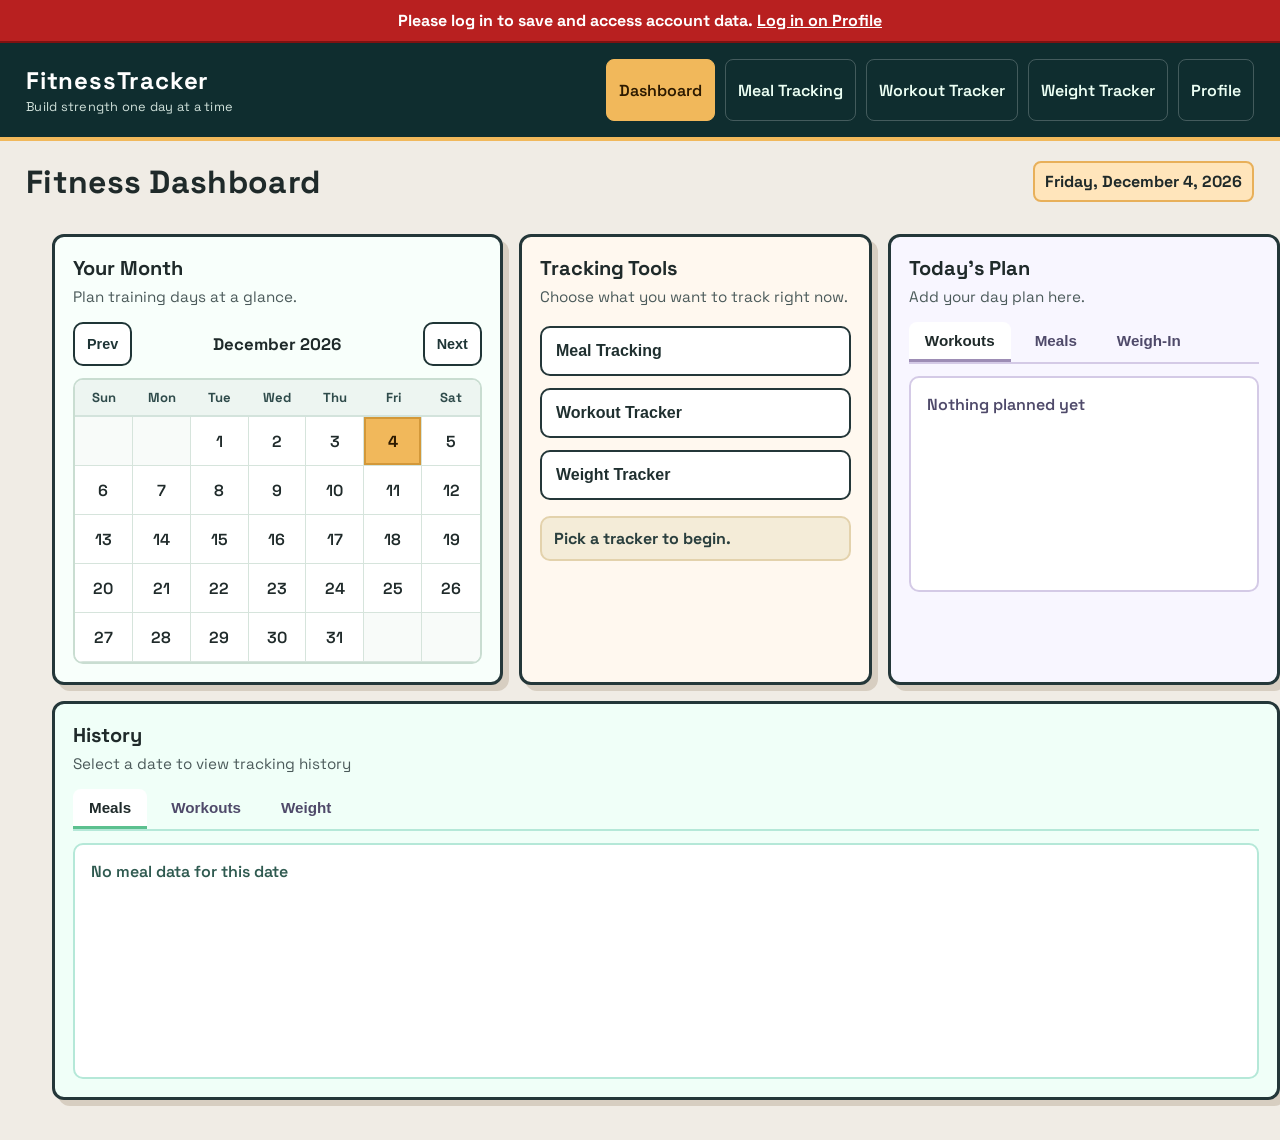
<file: index.html>
<!DOCTYPE html>
<html lang="en">
<head>
    <meta charset="UTF-8">
    <meta name="viewport" content="width=device-width, initial-scale=1.0">
    <title>Fitness Tracker App</title> 
    <link rel="preconnect" href="https://fonts.googleapis.com">
    <link rel="preconnect" href="https://fonts.gstatic.com" crossorigin>
    <link href="https://fonts.googleapis.com/css2?family=Space+Grotesk:wght@400;500;700&display=swap" rel="stylesheet">
    <link rel="stylesheet" href="css/styles.css">
    <script src="js/auth.js"></script>
</head>
<body>
    <a class="skip-link" href="#main-content">Skip to main content</a>
    <nav class="navbar" aria-label="Primary">
        <div class="brand-block">
            <div class="app-name">FitnessTracker</div>
            <p class="app-tagline">Build strength one day at a time</p>
        </div>
        <ul class="nav-links">
            <li><a class="active" href="index.html" aria-current="page">Dashboard</a></li>
            <li><a href="page-2.html">Meal Tracking</a></li>
            <li><a href="page-3.html">Workout Tracker</a></li>
            <li><a href="page-4.html">Weight Tracker</a></li>
            <li><a href="page-5.html">Profile</a></li>
        </ul>
    </nav>

    <header class="board-header">
        <h1>Fitness Dashboard</h1>
        <p id="today-label" aria-live="polite">Today</p>
    </header>

    <div class="dashboard-scroll">
    <main id="main-content" class="dashboard" tabindex="-1">
        <section class="panel calendar-panel">
            <div class="panel-header">
                <h2>Your Month</h2>
                <p>Plan training days at a glance.</p>
            </div>
            <div class="calendar-toolbar">
                <button id="prev-month" class="small-btn" type="button">Prev</button>
                <h2 id="calendar-title">Month Year</h2>
                <button id="next-month" class="small-btn" type="button">Next</button>
            </div>
            <div class="calendar-shell">
                <div class="calendar-grid weekdays-grid" id="weekdays-grid"></div>
                <div class="calendar-grid days-grid" id="calendar-grid"></div>
            </div>
        </section>

        <section class="panel actions-panel">
            <div class="panel-header">
                <h2>Tracking Tools</h2>
                <p>Choose what you want to track right now.</p>
            </div>

            <div class="action-stack">
                <button class="action-btn" type="button" data-action="Meal tracking opened" data-href="page-2.html">
                    Meal Tracking
                </button>
                <button class="action-btn" type="button" data-action="Workout tracker opened" data-href="page-3.html">
                    Workout Tracker
                </button>
                <button class="action-btn" type="button" data-action="Weight tracker opened" data-href="page-4.html">
                    Weight Tracker
                </button>
            </div>

            <p class="status" id="status-msg" aria-live="polite">Pick a tracker to begin.</p>
        </section>

        <section class="panel plan-panel">
            <div class="panel-header">
                <h2>Today's Plan</h2>
                <p>Add your day plan here.</p>
            </div>
            
            <!-- Tab Navigation -->
            <div class="plan-tabs" role="tablist">
                <button class="plan-tab-btn active" role="tab" aria-selected="true" aria-controls="workouts-panel" data-tab="workouts" type="button">
                    Workouts
                </button>
                <button class="plan-tab-btn" role="tab" aria-selected="false" aria-controls="meals-panel" data-tab="meals" type="button">
                    Meals
                </button>
                <button class="plan-tab-btn" role="tab" aria-selected="false" aria-controls="weighin-panel" data-tab="weighin" type="button">
                    Weigh-In
                </button>
            </div>

            <!-- Workouts Tab -->
            <div class="plan-tab-content active" id="workouts-panel" role="tabpanel" aria-labelledby="workouts-tab">
                <div class="plan-content-box">
                    <p id="workouts-status">Nothing planned yet</p>
                </div>
            </div>

            <!-- Meals Tab -->
            <div class="plan-tab-content" id="meals-panel" role="tabpanel" aria-labelledby="meals-tab">
                <div class="plan-content-box">
                    <p id="meals-status">Nothing planned yet</p>
                </div>
            </div>

            <!-- Weigh-In Tab -->
            <div class="plan-tab-content" id="weighin-panel" role="tabpanel" aria-labelledby="weighin-tab">
                <div class="plan-weighin-box">
                    <div class="weighin-slot">
                        <h4>Morning</h4>
                        <p id="weighin-morning-status">Nothing planned yet</p>
                    </div>
                    <div class="weighin-slot">
                        <h4>Afternoon</h4>
                        <p id="weighin-afternoon-status">Nothing planned yet</p>
                    </div>
                </div>
            </div>
        </section>

        <section class="panel history-panel">
            <div class="panel-header">
                <h2>History</h2>
                <p id="history-date-label">Select a date to view tracking history</p>
            </div>
            
            <div class="history-tabs" role="tablist">
                <button class="history-tab-btn active" role="tab" aria-selected="true" aria-controls="meals-history-panel" data-tab="meals" type="button">
                    Meals
                </button>
                <button class="history-tab-btn" role="tab" aria-selected="false" aria-controls="workouts-history-panel" data-tab="workouts" type="button">
                    Workouts
                </button>
                <button class="history-tab-btn" role="tab" aria-selected="false" aria-controls="weight-history-panel" data-tab="weight" type="button">
                    Weight
                </button>
            </div>

            <!-- Meals History -->
            <div class="history-tab-content active" id="meals-history-panel" role="tabpanel">
                <div class="history-content-box">
                    <p id="meals-history-status">No meal data for this date</p>
                    <div id="meals-history-data" class="history-data-display"></div>
                </div>
            </div>

            <!-- Workouts History -->
            <div class="history-tab-content" id="workouts-history-panel" role="tabpanel">
                <div class="history-content-box">
                    <p id="workouts-history-status">No workout data for this date</p>
                    <div id="workouts-history-data" class="history-data-display"></div>
                </div>
            </div>

            <!-- Weight History -->
            <div class="history-tab-content" id="weight-history-panel" role="tabpanel">
                <div class="history-content-box">
                    <p id="weight-history-status">No weight data for this date</p>
                    <div id="weight-history-data" class="history-data-display"></div>
                </div>
            </div>
        </section>
    </main>
    </div>

    <script>
        const monthNames = [
            "January", "February", "March", "April", "May", "June",
            "July", "August", "September", "October", "November", "December"
        ];

        const dayNames = ["Sun", "Mon", "Tue", "Wed", "Thu", "Fri", "Sat"];
        const calendarTitle = document.getElementById("calendar-title");
        const weekdaysGrid = document.getElementById("weekdays-grid");
        const calendarGrid = document.getElementById("calendar-grid");
        const prevMonthBtn = document.getElementById("prev-month");
        const nextMonthBtn = document.getElementById("next-month");

        const now = new Date();
        const todayLabel = document.getElementById("today-label");
        let currentMonth = now.getMonth();
        let currentYear = now.getFullYear();

        todayLabel.textContent = now.toLocaleDateString(undefined, {
            weekday: "long",
            month: "long",
            day: "numeric",
            year: "numeric"
        });

        function renderWeekdays() {
            weekdaysGrid.innerHTML = "";
            dayNames.forEach((day) => {
                const dayCell = document.createElement("div");
                dayCell.className = "day-name";
                dayCell.setAttribute("role", "columnheader");
                dayCell.textContent = day;
                weekdaysGrid.appendChild(dayCell);
            });
        }

        function renderCalendar(month, year) {
            calendarGrid.innerHTML = "";

            const firstDayIndex = new Date(year, month, 1).getDay();
            const totalDays = new Date(year, month + 1, 0).getDate();

            for (let i = 0; i < firstDayIndex; i += 1) {
                const emptyCell = document.createElement("div");
                emptyCell.className = "calendar-cell empty";
                calendarGrid.appendChild(emptyCell);
            }

            for (let day = 1; day <= totalDays; day += 1) {
                const cell = document.createElement("div");
                cell.className = "calendar-cell";
                cell.textContent = day;

                if (
                    day === now.getDate() &&
                    month === now.getMonth() &&
                    year === now.getFullYear()
                ) {
                    cell.classList.add("today");
                }

                calendarGrid.appendChild(cell);
            }

            const totalRenderedCells = firstDayIndex + totalDays;
            const trailingEmptyCells = (7 - (totalRenderedCells % 7)) % 7;

            for (let i = 0; i < trailingEmptyCells; i += 1) {
                const emptyCell = document.createElement("div");
                emptyCell.className = "calendar-cell empty";
                emptyCell.setAttribute("aria-hidden", "true");
                calendarGrid.appendChild(emptyCell);
            }

            calendarTitle.textContent = `${monthNames[month]} ${year}`;
        }

        prevMonthBtn.addEventListener("click", () => {
            currentMonth -= 1;
            if (currentMonth < 0) {
                currentMonth = 11;
                currentYear -= 1;
            }
            renderCalendar(currentMonth, currentYear);
        });

        nextMonthBtn.addEventListener("click", () => {
            currentMonth += 1;
            if (currentMonth > 11) {
                currentMonth = 0;
                currentYear += 1;
            }
            renderCalendar(currentMonth, currentYear);
        });

        document.querySelectorAll(".action-btn").forEach((button) => {
            button.addEventListener("click", () => {
                const status = document.getElementById("status-msg");
                status.textContent = `${button.dataset.action}.`;

                if (button.dataset.href) {
                    window.location.href = button.dataset.href;
                }
            });
        });

        renderWeekdays();
        renderCalendar(currentMonth, currentYear);

        // Tab switching functionality for Today's Plan
        document.querySelectorAll(".plan-tab-btn").forEach((button) => {
            button.addEventListener("click", () => {
                const tabName = button.dataset.tab;
                
                // Remove active class from all buttons and contents
                document.querySelectorAll(".plan-tab-btn").forEach((btn) => {
                    btn.classList.remove("active");
                    btn.setAttribute("aria-selected", "false");
                });
                document.querySelectorAll(".plan-tab-content").forEach((content) => {
                    content.classList.remove("active");
                });
                
                // Add active class to clicked button and corresponding content
                button.classList.add("active");
                button.setAttribute("aria-selected", "true");
                
                const activePanel = document.getElementById(button.getAttribute("aria-controls"));
                if (activePanel) {
                    activePanel.classList.add("active");
                }
            });
        });

        // History tab switching and calendar date selection
        let selectedHistoryDate = null;
        let selectedHistoryDateFormatted = null;

        function updateHistoryDisplay(selectedDate, dateFormatted) {
            selectedHistoryDate = dateFormatted;
            selectedHistoryDateFormatted = selectedDate;
            const dateLabel = document.getElementById("history-date-label");
            dateLabel.textContent = `History for ${selectedDate}`;

            const session = FitnessAuth.getSession();
            if (!session) {
                document.getElementById("meals-history-status").textContent = "Please log in to view history";
                document.getElementById("workouts-history-status").textContent = "Please log in to view history";
                document.getElementById("weight-history-status").textContent = "Please log in to view history";
                return;
            }

            const username = session.username;

            // Load meals data
            const mealsKey = `fitness:${username}:meals:${dateFormatted}`;
            const mealsData = localStorage.getItem(mealsKey);
            if (mealsData) {
                try {
                    const meals = JSON.parse(mealsData);
                    document.getElementById("meals-history-status").textContent = "Today's Meals:";
                    const mealsDisplay = document.getElementById("meals-history-data");
                    mealsDisplay.innerHTML = `
                        <div class="history-item"><strong>Breakfast:</strong> ${meals.breakfast.food || "Not logged"} (${meals.breakfast.calories} cal)</div>
                        <div class="history-item"><strong>Lunch:</strong> ${meals.lunch.food || "Not logged"} (${meals.lunch.calories} cal)</div>
                        <div class="history-item"><strong>Dinner:</strong> ${meals.dinner.food || "Not logged"} (${meals.dinner.calories} cal)</div>
                    `;
                } catch (e) {
                    document.getElementById("meals-history-status").textContent = "No meal data for this date";
                    document.getElementById("meals-history-data").innerHTML = "";
                }
            } else {
                document.getElementById("meals-history-status").textContent = "No meal data for this date";
                document.getElementById("meals-history-data").innerHTML = "";
            }

            // Load workouts data
            const workoutsKey = `fitness:${username}:workouts:${dateFormatted}`;
            const workoutsData = localStorage.getItem(workoutsKey);
            if (workoutsData) {
                try {
                    const workout = JSON.parse(workoutsData);
                    document.getElementById("workouts-history-status").textContent = "Today's Workouts:";
                    const workoutsDisplay = document.getElementById("workouts-history-data");
                    const sessionFocus = workout.sessionFocus ? `<strong>Focus:</strong> ${workout.sessionFocus}<br>` : "";
                    workoutsDisplay.innerHTML = `
                        ${sessionFocus}
                        <div class="history-item"><strong>Warmup:</strong> ${workout.warmup.exercise || "Not logged"} (${workout.warmup.duration} min)</div>
                        <div class="history-item"><strong>Strength:</strong> ${workout.strength.exercise || "Not logged"} - ${workout.strength.sets}x${workout.strength.reps} @ ${workout.strength.weight}${workout.strength.weight ? ' lb' : ''}</div>
                        <div class="history-item"><strong>Cardio:</strong> ${workout.cardio.exercise || "Not logged"} (${workout.cardio.duration} min, ${workout.cardio.distance})</div>
                        <div class="history-item"><strong>Cooldown:</strong> ${workout.cooldown.exercise || "Not logged"} (${workout.cooldown.duration} min)</div>
                    `;
                } catch (e) {
                    document.getElementById("workouts-history-status").textContent = "No workout data for this date";
                    document.getElementById("workouts-history-data").innerHTML = "";
                }
            } else {
                document.getElementById("workouts-history-status").textContent = "No workout data for this date";
                document.getElementById("workouts-history-data").innerHTML = "";
            }

            // Load weight data
            const weightsKey = `fitness:${username}:weights:${dateFormatted}`;
            const weightsData = localStorage.getItem(weightsKey);
            if (weightsData) {
                try {
                    const weight = JSON.parse(weightsData);
                    document.getElementById("weight-history-status").textContent = "Today's Weight:";
                    document.getElementById("weight-history-data").innerHTML = `
                        <div class="history-item"><strong>${weight.time}:</strong> ${weight.weight} ${weight.unit}</div>
                    `;
                } catch (e) {
                    document.getElementById("weight-history-status").textContent = "No weight data for this date";
                    document.getElementById("weight-history-data").innerHTML = "";
                }
            } else {
                document.getElementById("weight-history-status").textContent = "No weight data for this date";
                document.getElementById("weight-history-data").innerHTML = "";
            }
        }

        document.querySelectorAll(".history-tab-btn").forEach((button) => {
            button.addEventListener("click", () => {
                // Remove active class from all buttons and contents
                document.querySelectorAll(".history-tab-btn").forEach((btn) => {
                    btn.classList.remove("active");
                    btn.setAttribute("aria-selected", "false");
                });
                document.querySelectorAll(".history-tab-content").forEach((content) => {
                    content.classList.remove("active");
                });
                
                // Add active class to clicked button and corresponding content
                button.classList.add("active");
                button.setAttribute("aria-selected", "true");
                
                const activePanel = document.getElementById(button.getAttribute("aria-controls"));
                if (activePanel) {
                    activePanel.classList.add("active");
                }
            });
        });

        // Make calendar cells clickable to update history
        calendarGrid.addEventListener("click", (event) => {
            if (event.target.classList.contains("calendar-cell") && !event.target.classList.contains("empty")) {
                const day = event.target.textContent;
                const selectedDate = `${monthNames[currentMonth]} ${day}, ${currentYear}`;
                const dateForStorage = `${currentYear}-${String(currentMonth + 1).padStart(2, "0")}-${String(day).padStart(2, "0")}`;
                
                // Highlight selected date
                document.querySelectorAll(".calendar-cell").forEach(cell => {
                    cell.classList.remove("selected");
                });
                event.target.classList.add("selected");
                
                updateHistoryDisplay(selectedDate, dateForStorage);
            }
        });
    </script>
    <script src="js/validation.js"></script>

</body>
</html>
</file>
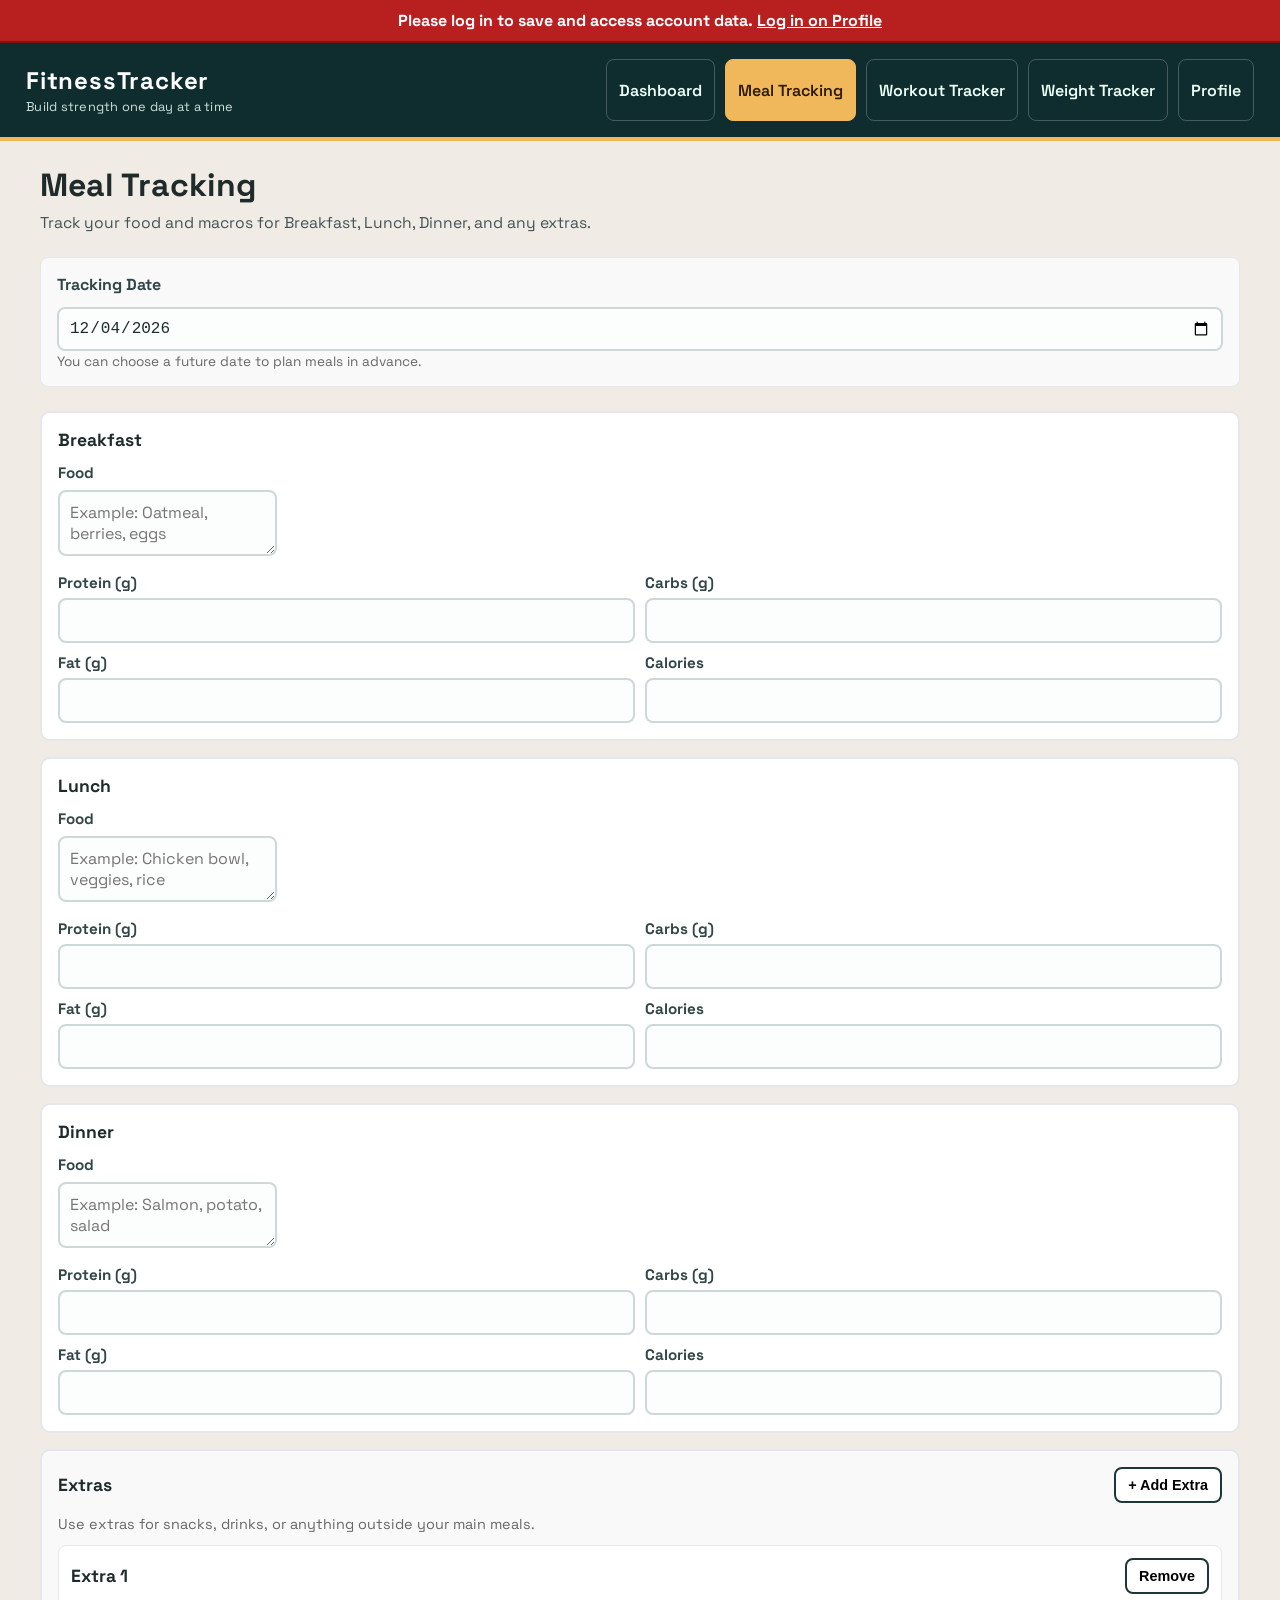
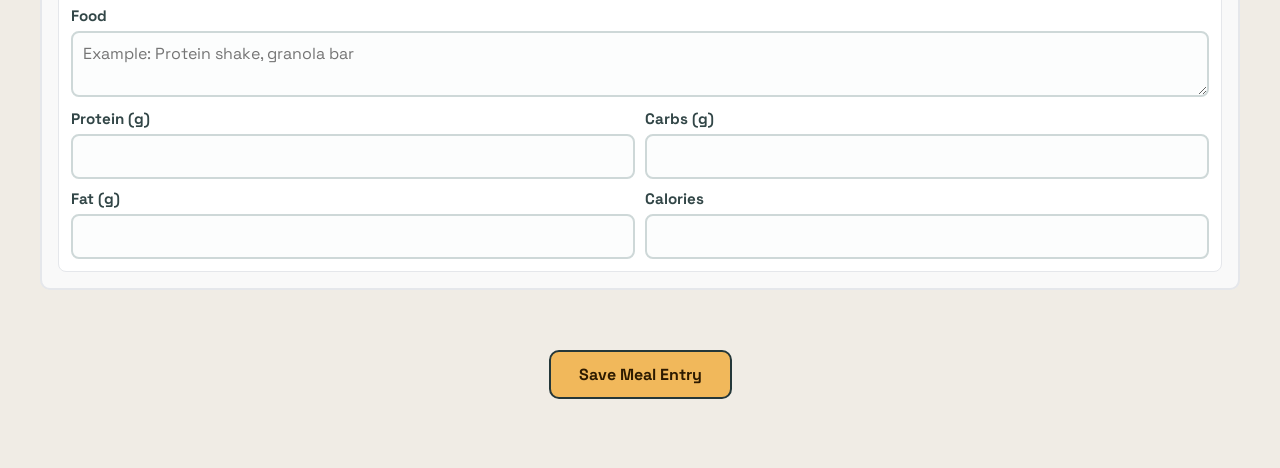
<file: page-2.html>
<!DOCTYPE html>
<html lang="en">
<head>
	<meta charset="UTF-8">
	<meta name="viewport" content="width=device-width, initial-scale=1.0">
	<title>Fitness Tracker - Meal Tracking</title>
	<link rel="preconnect" href="https://fonts.googleapis.com">
	<link rel="preconnect" href="https://fonts.gstatic.com" crossorigin>
	<link href="https://fonts.googleapis.com/css2?family=Space+Grotesk:wght@400;500;700&display=swap" rel="stylesheet">
	<link rel="stylesheet" href="css/styles.css">
	<script src="js/auth.js"></script>
</head>
<body>
	<a class="skip-link" href="#main-content">Skip to main content</a>
	<nav class="navbar" aria-label="Primary">
		<div class="brand-block">
			<div class="app-name">FitnessTracker</div>
			<p class="app-tagline">Build strength one day at a time</p>
		</div>
		<ul class="nav-links">
			<li><a href="index.html">Dashboard</a></li>
			<li><a class="active" href="page-2.html" aria-current="page">Meal Tracking</a></li>
			<li><a href="page-3.html">Workout Tracker</a></li>
			<li><a href="page-4.html">Weight Tracker</a></li>
			<li><a href="page-5.html">Profile</a></li>
		</ul>
	</nav>

	<main id="main-content" class="meal-page" tabindex="-1">
		<header class="meal-page-header">
			<h1>Meal Tracking</h1>
			<p>Track your food and macros for Breakfast, Lunch, Dinner, and any extras.</p>
		</header>

		<section class="meal-meta" aria-label="Tracking details">
			<label for="tracking-date">Tracking Date</label>
			<input id="tracking-date" type="date" data-allow-future="true" aria-describedby="meal-date-help">
			<p id="meal-date-help" class="date-help">You can choose a future date to plan meals in advance.</p>
		</section>

		<form class="meal-form" aria-label="Meal and macro tracking form">
			<section class="meal-card" aria-labelledby="breakfast-title">
				<div class="meal-card-head">
					<h2 id="breakfast-title">Breakfast</h2>
				</div>
				<label for="breakfast-food">Food</label>
				<textarea id="breakfast-food" name="breakfast-food" placeholder="Example: Oatmeal, berries, eggs"></textarea>
				<div class="macro-grid">
					<label>Protein (g)
						<input type="number" name="breakfast-protein" min="0" step="1">
					</label>
					<label>Carbs (g)
						<input type="number" name="breakfast-carbs" min="0" step="1">
					</label>
					<label>Fat (g)
						<input type="number" name="breakfast-fat" min="0" step="1">
					</label>
					<label>Calories
						<input type="number" name="breakfast-calories" min="0" step="1">
					</label>
				</div>
			</section>

			<section class="meal-card" aria-labelledby="lunch-title">
				<div class="meal-card-head">
					<h2 id="lunch-title">Lunch</h2>
				</div>
				<label for="lunch-food">Food</label>
				<textarea id="lunch-food" name="lunch-food" placeholder="Example: Chicken bowl, veggies, rice"></textarea>
				<div class="macro-grid">
					<label>Protein (g)
						<input type="number" name="lunch-protein" min="0" step="1">
					</label>
					<label>Carbs (g)
						<input type="number" name="lunch-carbs" min="0" step="1">
					</label>
					<label>Fat (g)
						<input type="number" name="lunch-fat" min="0" step="1">
					</label>
					<label>Calories
						<input type="number" name="lunch-calories" min="0" step="1">
					</label>
				</div>
			</section>

			<section class="meal-card" aria-labelledby="dinner-title">
				<div class="meal-card-head">
					<h2 id="dinner-title">Dinner</h2>
				</div>
				<label for="dinner-food">Food</label>
				<textarea id="dinner-food" name="dinner-food" placeholder="Example: Salmon, potato, salad"></textarea>
				<div class="macro-grid">
					<label>Protein (g)
						<input type="number" name="dinner-protein" min="0" step="1">
					</label>
					<label>Carbs (g)
						<input type="number" name="dinner-carbs" min="0" step="1">
					</label>
					<label>Fat (g)
						<input type="number" name="dinner-fat" min="0" step="1">
					</label>
					<label>Calories
						<input type="number" name="dinner-calories" min="0" step="1">
					</label>
				</div>
			</section>

			<section class="meal-extras" aria-labelledby="extras-title">
				<div class="meal-card-head">
					<h2 id="extras-title">Extras</h2>
					<button id="add-extra-btn" class="add-extra-btn" type="button">+ Add Extra</button>
				</div>
				<p class="extras-note">Use extras for snacks, drinks, or anything outside your main meals.</p>
				<div id="extras-container" class="extras-container"></div>
			</section>

			<div class="form-actions">
				<button id="submit-meal-btn" class="submit-btn" type="button">Save Meal Entry</button>
			</div>
		</form>
	</main>

	<script>
		const dateInput = document.getElementById("tracking-date");
		const addExtraBtn = document.getElementById("add-extra-btn");
		const extrasContainer = document.getElementById("extras-container");
		let extraCount = 0;

		const today = new Date();
		dateInput.value = `${today.getFullYear()}-${String(today.getMonth() + 1).padStart(2, "0")}-${String(today.getDate()).padStart(2, "0")}`;

		function addExtraCard() {
			extraCount += 1;
			const card = document.createElement("section");
			card.className = "meal-card extra-card";
			card.innerHTML = `
				<div class="meal-card-head">
					<h3>Extra ${extraCount}</h3>
					<button type="button" class="remove-extra-btn" aria-label="Remove extra item ${extraCount}">Remove</button>
				</div>
				<label>Food
					<textarea name="extra-${extraCount}-food" placeholder="Example: Protein shake, granola bar"></textarea>
				</label>
				<div class="macro-grid">
					<label>Protein (g)
						<input type="number" name="extra-${extraCount}-protein" min="0" step="1">
					</label>
					<label>Carbs (g)
						<input type="number" name="extra-${extraCount}-carbs" min="0" step="1">
					</label>
					<label>Fat (g)
						<input type="number" name="extra-${extraCount}-fat" min="0" step="1">
					</label>
					<label>Calories
						<input type="number" name="extra-${extraCount}-calories" min="0" step="1">
					</label>
				</div>
			`;
			extrasContainer.appendChild(card);
		}

		addExtraBtn.addEventListener("click", addExtraCard);

		extrasContainer.addEventListener("click", (event) => {
			if (event.target.classList.contains("remove-extra-btn")) {
				event.target.closest(".extra-card").remove();
			}
		});

		document.getElementById("submit-meal-btn").addEventListener("click", () => {
			const date = dateInput.value;
			if (!date) {
				alert("Please select a date for your meal entry.");
				return;
			}

			// Collect all meal data
			const meals = {
				breakfast: {
					food: document.querySelector('[name="breakfast-food"]')?.value || "",
					protein: document.querySelector('[name="breakfast-protein"]')?.value || 0,
					carbs: document.querySelector('[name="breakfast-carbs"]')?.value || 0,
					fat: document.querySelector('[name="breakfast-fat"]')?.value || 0,
					calories: document.querySelector('[name="breakfast-calories"]')?.value || 0
				},
				lunch: {
					food: document.querySelector('[name="lunch-food"]')?.value || "",
					protein: document.querySelector('[name="lunch-protein"]')?.value || 0,
					carbs: document.querySelector('[name="lunch-carbs"]')?.value || 0,
					fat: document.querySelector('[name="lunch-fat"]')?.value || 0,
					calories: document.querySelector('[name="lunch-calories"]')?.value || 0
				},
				dinner: {
					food: document.querySelector('[name="dinner-food"]')?.value || "",
					protein: document.querySelector('[name="dinner-protein"]')?.value || 0,
					carbs: document.querySelector('[name="dinner-carbs"]')?.value || 0,
					fat: document.querySelector('[name="dinner-fat"]')?.value || 0,
					calories: document.querySelector('[name="dinner-calories"]')?.value || 0
				}
			};

			// Get user key from auth
			const userKey = FitnessAuth.getUserKey("meals");
			if (userKey) {
				const storageKey = `${userKey}:${date}`;
				localStorage.setItem(storageKey, JSON.stringify(meals));
			}

			alert(`Meal entry for ${date} saved successfully!`);
		});

		addExtraCard();
	</script>
	<script src="js/validation.js"></script>
</body>
</html>
</file>
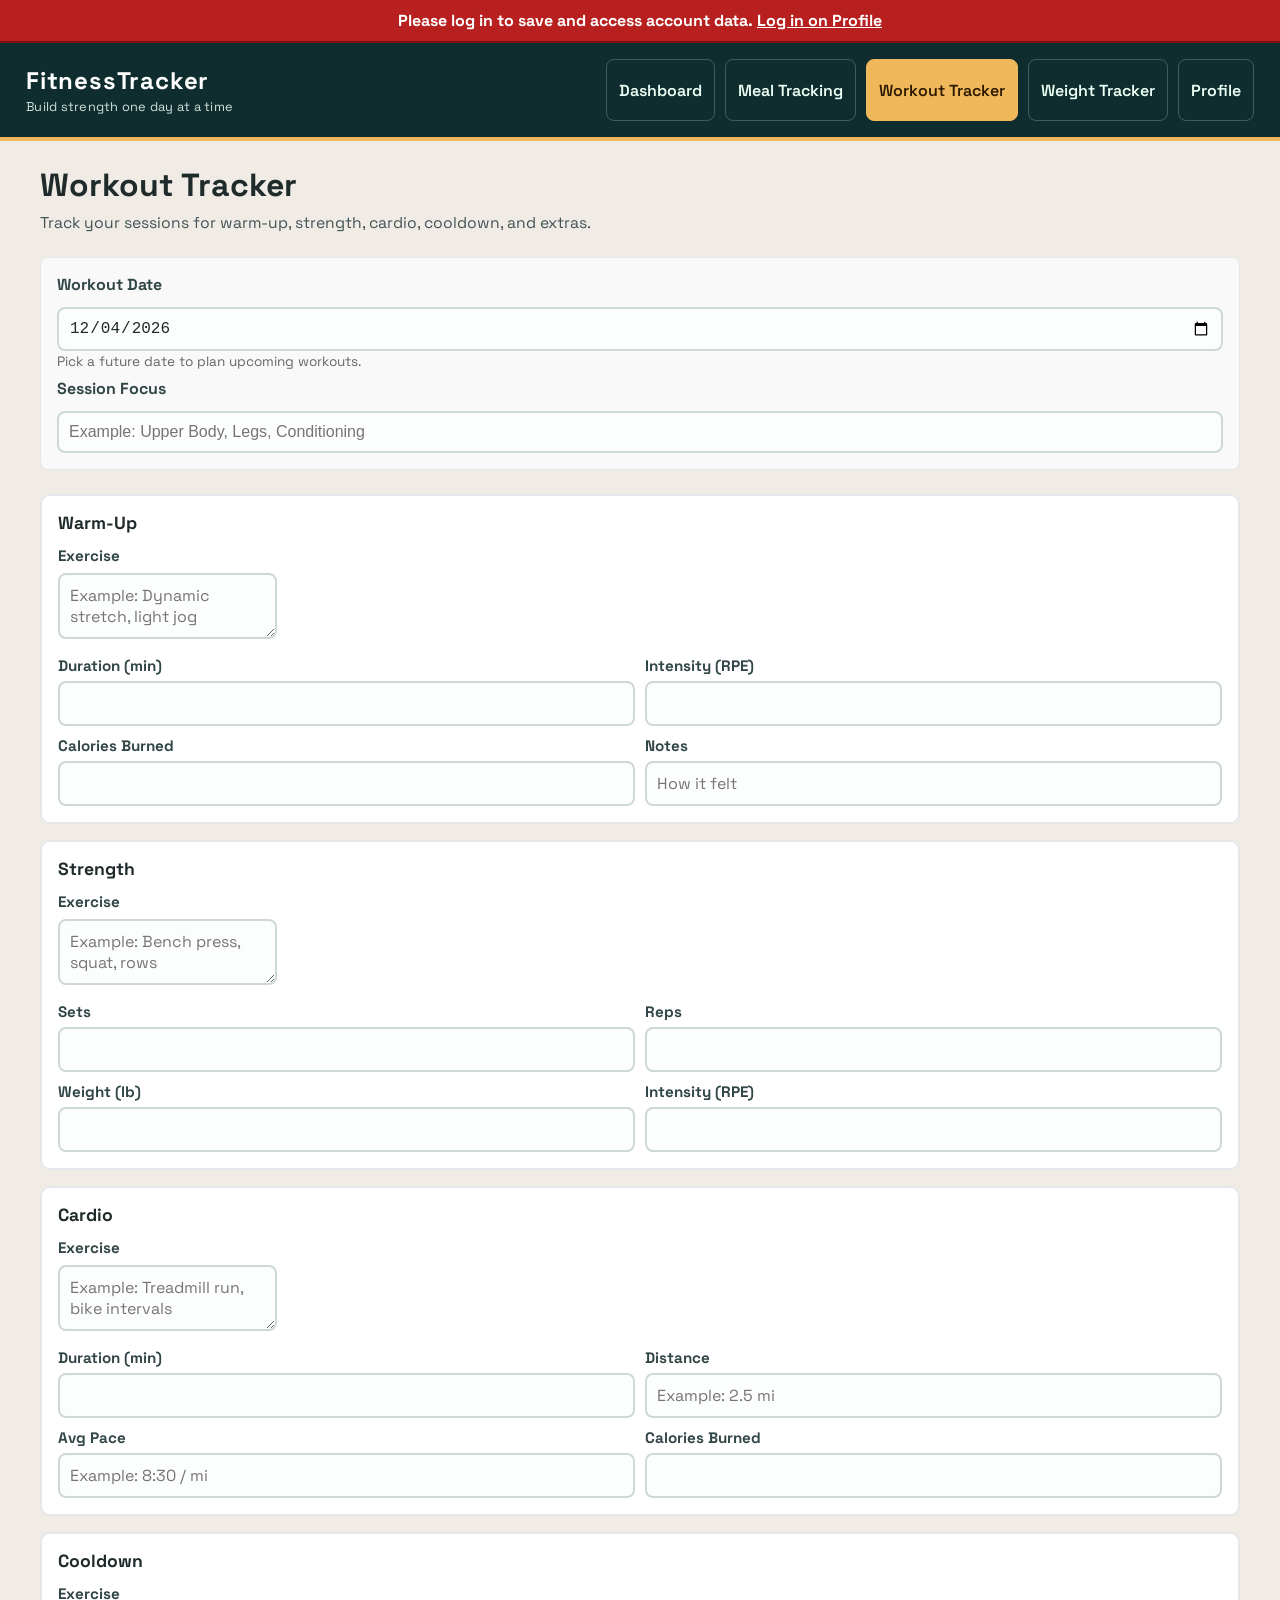
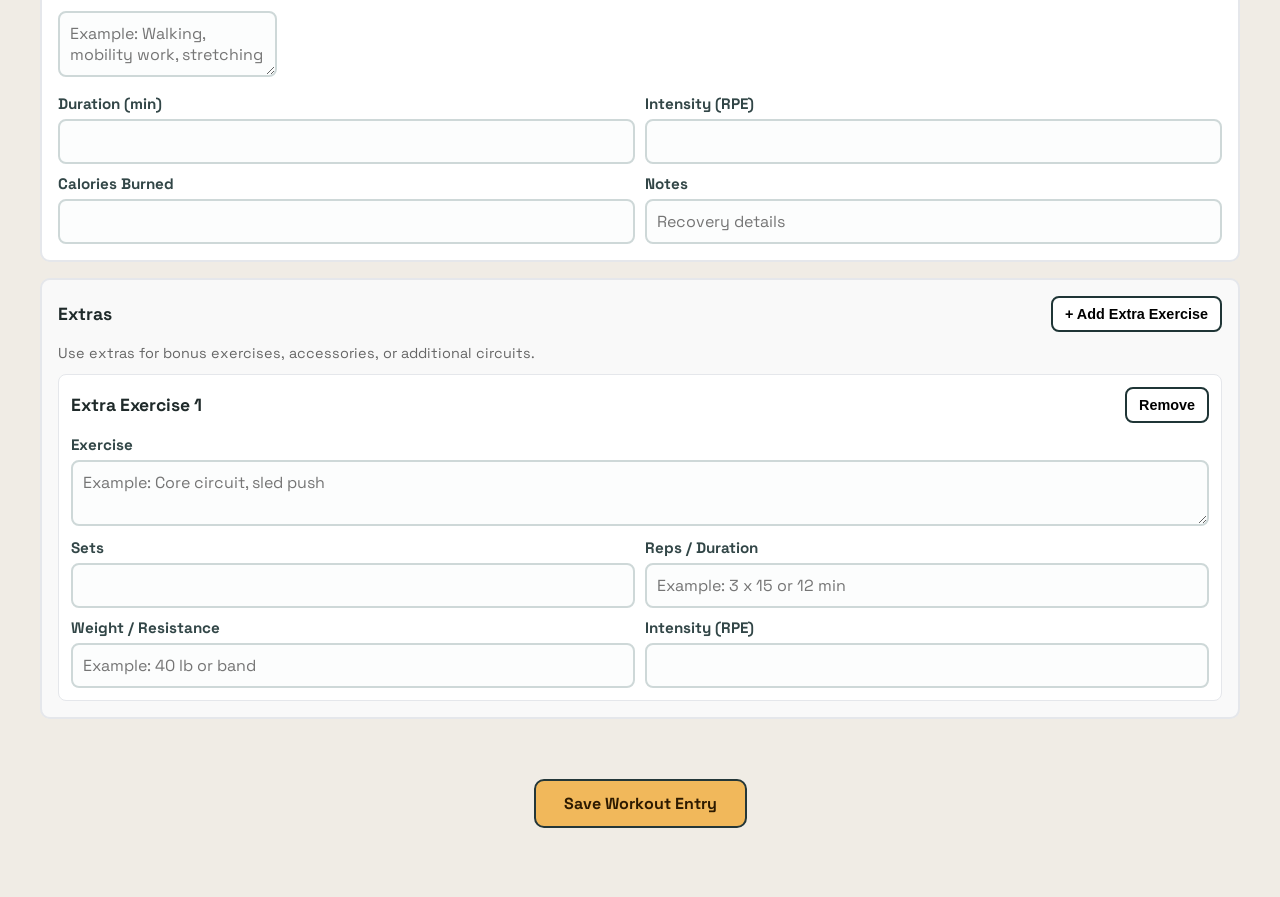
<file: page-3.html>
<!DOCTYPE html>
<html lang="en">
<head>
	<meta charset="UTF-8">
	<meta name="viewport" content="width=device-width, initial-scale=1.0">
	<title>Fitness Tracker - Workout Tracker</title>
	<link rel="preconnect" href="https://fonts.googleapis.com">
	<link rel="preconnect" href="https://fonts.gstatic.com" crossorigin>
	<link href="https://fonts.googleapis.com/css2?family=Space+Grotesk:wght@400;500;700&display=swap" rel="stylesheet">
	<link rel="stylesheet" href="css/styles.css">
	<script src="js/auth.js"></script>
</head>
<body>
	<a class="skip-link" href="#main-content">Skip to main content</a>
	<nav class="navbar" aria-label="Primary">
		<div class="brand-block">
			<div class="app-name">FitnessTracker</div>
			<p class="app-tagline">Build strength one day at a time</p>
		</div>
		<ul class="nav-links">
			<li><a href="index.html">Dashboard</a></li>
			<li><a href="page-2.html">Meal Tracking</a></li>
			<li><a class="active" href="page-3.html" aria-current="page">Workout Tracker</a></li>
			<li><a href="page-4.html">Weight Tracker</a></li>
			<li><a href="page-5.html">Profile</a></li>
		</ul>
	</nav>

	<main id="main-content" class="workout-page" tabindex="-1">
		<header class="workout-page-header">
			<h1>Workout Tracker</h1>
			<p>Track your sessions for warm-up, strength, cardio, cooldown, and extras.</p>
		</header>

		<section class="workout-meta" aria-label="Workout details">
			<label for="workout-date">Workout Date</label>
			<input id="workout-date" type="date" data-allow-future="true" aria-describedby="workout-date-help">
			<p id="workout-date-help" class="date-help">Pick a future date to plan upcoming workouts.</p>
			<label for="session-focus">Session Focus</label>
			<input id="session-focus" type="text" placeholder="Example: Upper Body, Legs, Conditioning">
		</section>

		<form class="workout-form" aria-label="Workout logging form">
			<section class="workout-card" aria-labelledby="warmup-title">
				<div class="workout-card-head">
					<h2 id="warmup-title">Warm-Up</h2>
				</div>
				<label for="warmup-exercise">Exercise</label>
				<textarea id="warmup-exercise" name="warmup-exercise" placeholder="Example: Dynamic stretch, light jog"></textarea>
				<div class="workout-grid">
					<label>Duration (min)
						<input type="number" name="warmup-duration" min="0" step="1">
					</label>
					<label>Intensity (RPE)
						<input type="number" name="warmup-rpe" min="1" max="10" step="1">
					</label>
					<label>Calories Burned
						<input type="number" name="warmup-calories" min="0" step="1">
					</label>
					<label>Notes
						<input type="text" name="warmup-notes" placeholder="How it felt">
					</label>
				</div>
			</section>

			<section class="workout-card" aria-labelledby="strength-title">
				<div class="workout-card-head">
					<h2 id="strength-title">Strength</h2>
				</div>
				<label for="strength-exercise">Exercise</label>
				<textarea id="strength-exercise" name="strength-exercise" placeholder="Example: Bench press, squat, rows"></textarea>
				<div class="workout-grid">
					<label>Sets
						<input type="number" name="strength-sets" min="0" step="1">
					</label>
					<label>Reps
						<input type="number" name="strength-reps" min="0" step="1">
					</label>
					<label>Weight (lb)
						<input type="number" name="strength-weight" min="0" step="1">
					</label>
					<label>Intensity (RPE)
						<input type="number" name="strength-rpe" min="1" max="10" step="1">
					</label>
				</div>
			</section>

			<section class="workout-card" aria-labelledby="cardio-title">
				<div class="workout-card-head">
					<h2 id="cardio-title">Cardio</h2>
				</div>
				<label for="cardio-exercise">Exercise</label>
				<textarea id="cardio-exercise" name="cardio-exercise" placeholder="Example: Treadmill run, bike intervals"></textarea>
				<div class="workout-grid">
					<label>Duration (min)
						<input type="number" name="cardio-duration" min="0" step="1">
					</label>
					<label>Distance
						<input type="text" name="cardio-distance" placeholder="Example: 2.5 mi">
					</label>
					<label>Avg Pace
						<input type="text" name="cardio-pace" placeholder="Example: 8:30 / mi">
					</label>
					<label>Calories Burned
						<input type="number" name="cardio-calories" min="0" step="1">
					</label>
				</div>
			</section>

			<section class="workout-card" aria-labelledby="cooldown-title">
				<div class="workout-card-head">
					<h2 id="cooldown-title">Cooldown</h2>
				</div>
				<label for="cooldown-exercise">Exercise</label>
				<textarea id="cooldown-exercise" name="cooldown-exercise" placeholder="Example: Walking, mobility work, stretching"></textarea>
				<div class="workout-grid">
					<label>Duration (min)
						<input type="number" name="cooldown-duration" min="0" step="1">
					</label>
					<label>Intensity (RPE)
						<input type="number" name="cooldown-rpe" min="1" max="10" step="1">
					</label>
					<label>Calories Burned
						<input type="number" name="cooldown-calories" min="0" step="1">
					</label>
					<label>Notes
						<input type="text" name="cooldown-notes" placeholder="Recovery details">
					</label>
				</div>
			</section>

			<section class="workout-extras" aria-labelledby="workout-extras-title">
				<div class="workout-card-head">
					<h2 id="workout-extras-title">Extras</h2>
					<button id="add-workout-extra-btn" class="add-workout-extra-btn" type="button">+ Add Extra Exercise</button>
				</div>
				<p class="workout-extras-note">Use extras for bonus exercises, accessories, or additional circuits.</p>
				<div id="workout-extras-container" class="workout-extras-container"></div>
			</section>

			<div class="form-actions">
				<button id="submit-workout-btn" class="submit-btn" type="button">Save Workout Entry</button>
			</div>
		</form>
	</main>

	<script>
		const workoutDateInput = document.getElementById("workout-date");
		const addWorkoutExtraBtn = document.getElementById("add-workout-extra-btn");
		const workoutExtrasContainer = document.getElementById("workout-extras-container");
		let workoutExtraCount = 0;

		const today = new Date();
		workoutDateInput.value = `${today.getFullYear()}-${String(today.getMonth() + 1).padStart(2, "0")}-${String(today.getDate()).padStart(2, "0")}`;

		function addWorkoutExtraCard() {
			workoutExtraCount += 1;
			const card = document.createElement("section");
			card.className = "workout-card workout-extra-card";
			card.innerHTML = `
				<div class="workout-card-head">
					<h3>Extra Exercise ${workoutExtraCount}</h3>
					<button type="button" class="remove-workout-extra-btn" aria-label="Remove extra exercise ${workoutExtraCount}">Remove</button>
				</div>
				<label>Exercise
					<textarea name="workout-extra-${workoutExtraCount}-exercise" placeholder="Example: Core circuit, sled push"></textarea>
				</label>
				<div class="workout-grid">
					<label>Sets
						<input type="number" name="workout-extra-${workoutExtraCount}-sets" min="0" step="1">
					</label>
					<label>Reps / Duration
						<input type="text" name="workout-extra-${workoutExtraCount}-reps-duration" placeholder="Example: 3 x 15 or 12 min">
					</label>
					<label>Weight / Resistance
						<input type="text" name="workout-extra-${workoutExtraCount}-weight" placeholder="Example: 40 lb or band">
					</label>
					<label>Intensity (RPE)
						<input type="number" name="workout-extra-${workoutExtraCount}-rpe" min="1" max="10" step="1">
					</label>
				</div>
			`;
			workoutExtrasContainer.appendChild(card);
		}

		addWorkoutExtraBtn.addEventListener("click", addWorkoutExtraCard);

		workoutExtrasContainer.addEventListener("click", (event) => {
			if (event.target.classList.contains("remove-workout-extra-btn")) {
				event.target.closest(".workout-extra-card").remove();
			}
		});

		document.getElementById("submit-workout-btn").addEventListener("click", () => {
			const date = workoutDateInput.value;
			if (!date) {
				alert("Please select a date for your workout entry.");
				return;
			}

			// Collect all workout data
			const workout = {
				date: date,
				sessionFocus: document.getElementById("session-focus")?.value || "",
				warmup: {
					exercise: document.querySelector('[name="warmup-exercise"]')?.value || "",
					duration: document.querySelector('[name="warmup-duration"]')?.value || 0,
					rpe: document.querySelector('[name="warmup-rpe"]')?.value || 0,
					calories: document.querySelector('[name="warmup-calories"]')?.value || 0
				},
				strength: {
					exercise: document.querySelector('[name="strength-exercise"]')?.value || "",
					sets: document.querySelector('[name="strength-sets"]')?.value || 0,
					reps: document.querySelector('[name="strength-reps"]')?.value || 0,
					weight: document.querySelector('[name="strength-weight"]')?.value || 0,
					rpe: document.querySelector('[name="strength-rpe"]')?.value || 0
				},
				cardio: {
					exercise: document.querySelector('[name="cardio-exercise"]')?.value || "",
					duration: document.querySelector('[name="cardio-duration"]')?.value || 0,
					distance: document.querySelector('[name="cardio-distance"]')?.value || "",
					pace: document.querySelector('[name="cardio-pace"]')?.value || "",
					calories: document.querySelector('[name="cardio-calories"]')?.value || 0
				},
				cooldown: {
					exercise: document.querySelector('[name="cooldown-exercise"]')?.value || "",
					duration: document.querySelector('[name="cooldown-duration"]')?.value || 0,
					rpe: document.querySelector('[name="cooldown-rpe"]')?.value || 0,
					calories: document.querySelector('[name="cooldown-calories"]')?.value || 0,
					notes: document.querySelector('[name="cooldown-notes"]')?.value || ""
				}
			};

			// Get user key from auth
			const userKey = FitnessAuth.getUserKey("workouts");
			if (userKey) {
				const storageKey = `${userKey}:${date}`;
				localStorage.setItem(storageKey, JSON.stringify(workout));
			}

			alert(`Workout entry for ${date} saved successfully!`);
		});

		addWorkoutExtraCard();
	</script>
	<script src="js/validation.js"></script>
</body>
</html>
</file>
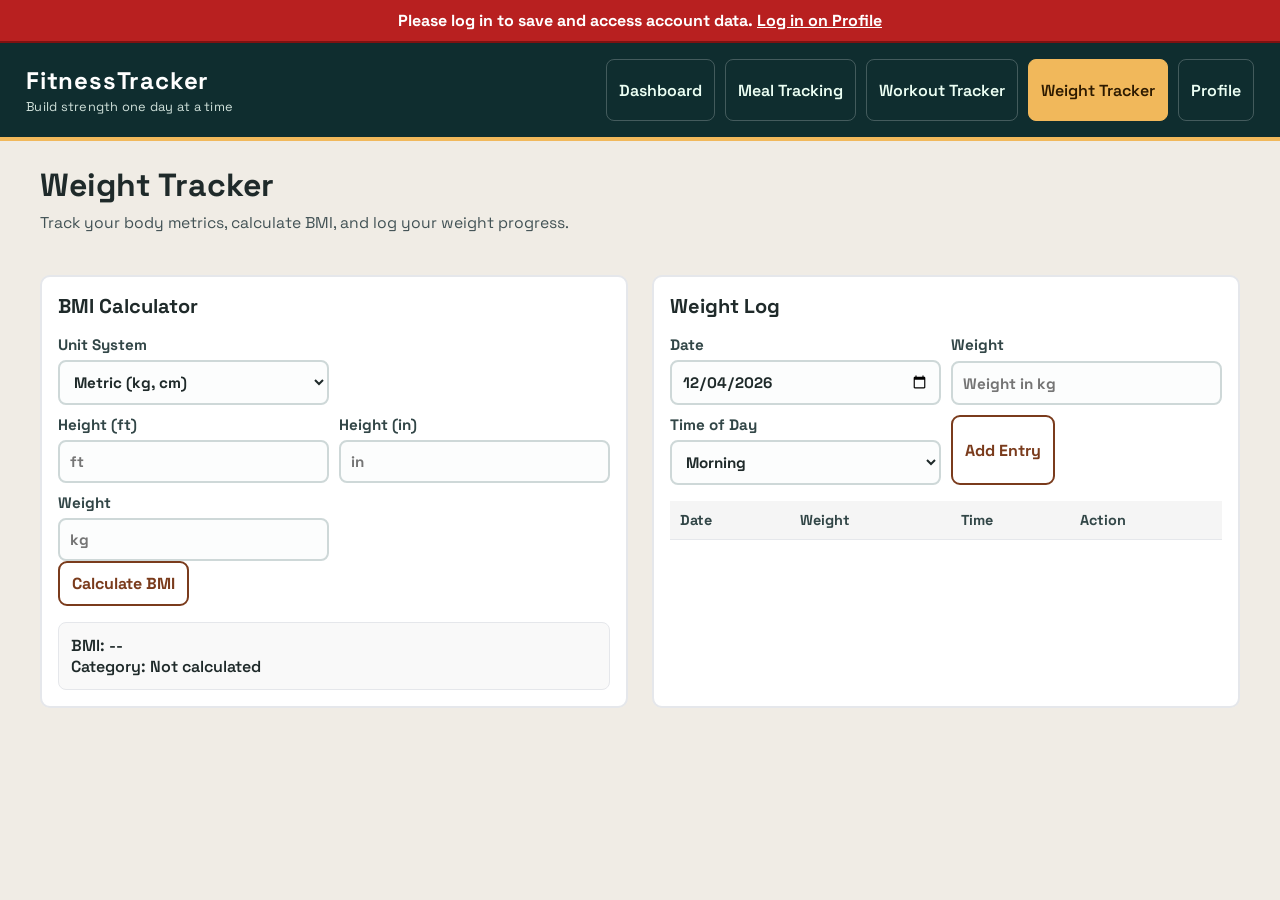
<file: page-4.html>
<!DOCTYPE html>
<html lang="en">
<head>
	<meta charset="UTF-8">
	<meta name="viewport" content="width=device-width, initial-scale=1.0">
	<title>Fitness Tracker - Weight Tracker</title>
	<link rel="preconnect" href="https://fonts.googleapis.com">
	<link rel="preconnect" href="https://fonts.gstatic.com" crossorigin>
	<link href="https://fonts.googleapis.com/css2?family=Space+Grotesk:wght@400;500;700&display=swap" rel="stylesheet">
	<link rel="stylesheet" href="css/styles.css">
	<script src="js/auth.js"></script>
</head>
<body>
	<a class="skip-link" href="#main-content">Skip to main content</a>
	<nav class="navbar" aria-label="Primary">
		<div class="brand-block">
			<div class="app-name">FitnessTracker</div>
			<p class="app-tagline">Build strength one day at a time</p>
		</div>
		<ul class="nav-links">
			<li><a href="index.html">Dashboard</a></li>
			<li><a href="page-2.html">Meal Tracking</a></li>
			<li><a href="page-3.html">Workout Tracker</a></li>
			<li><a class="active" href="page-4.html" aria-current="page">Weight Tracker</a></li>
			<li><a href="page-5.html">Profile</a></li>
		</ul>
	</nav>

	<main id="main-content" class="bmi-page" tabindex="-1">
		<header class="bmi-page-header">
			<h1>Weight Tracker</h1>
			<p>Track your body metrics, calculate BMI, and log your weight progress.</p>
		</header>

		<section class="bmi-grid" aria-label="BMI and weight tools">
			<section class="bmi-card" aria-labelledby="bmi-calc-title">
				<div class="bmi-card-head">
					<h2 id="bmi-calc-title">BMI Calculator</h2>
				</div>
				<div class="bmi-form-grid">
					<label for="unit-system">Unit System
						<select id="unit-system">
							<option value="metric">Metric (kg, cm)</option>
							<option value="imperial">Imperial (lb, in)</option>
						</select>
					</label>
				<div class="height-input-group" id="height-input-container">
					<label for="height-feet">Height (ft)
						<input id="height-feet" type="number" min="0" max="8" step="1" placeholder="ft">
					</label>
					<label for="height-inches">Height (in)
						<input id="height-inches" type="number" min="0" max="11" step="0.1" placeholder="in">
					</label>
				</div>
				<label for="weight-input">Weight
					<input id="weight-input" type="number" min="1" step="0.1" placeholder="kg">
				</label>
			</div>

			<button id="calc-bmi-btn" class="bmi-action-btn" type="button">Calculate BMI</button>

			<div class="bmi-result" id="bmi-result" aria-live="polite">
				<p class="bmi-value">BMI: <span id="bmi-value">--</span></p>
				<p class="bmi-category">Category: <span id="bmi-category">Not calculated</span></p>
			</div>
			</section>

			<section class="bmi-card" aria-labelledby="weight-log-title">
				<div class="bmi-card-head">
					<h2 id="weight-log-title">Weight Log</h2>
				</div>

				<div class="weight-log-form">
					<label for="log-date">Date
						<input id="log-date" type="date">
					</label>
					<label for="log-weight">Weight
						<input id="log-weight" type="number" min="1" step="0.1" placeholder="Enter weight">
					</label>
					<label for="log-time">Time of Day
						<select id="log-time">
							<option value="morning">Morning</option>
							<option value="afternoon">Afternoon</option>
						</select>
					</label>
					<button id="add-weight-btn" class="bmi-action-btn" type="button">Add Entry</button>
				</div>

				<div class="weight-table-wrap">
					<table class="weight-table">
						<thead>
							<tr>
								<th scope="col">Date</th>
								<th scope="col">Weight</th>
								<th scope="col">Time</th>
								<th scope="col">Action</th>
							</tr>
						</thead>
						<tbody id="weight-log-body"></tbody>
					</table>
				</div>
			</section>
		</section>
	</main>

	<script>
		const unitSystem = document.getElementById("unit-system");
		const heightFeetInput = document.getElementById("height-feet");
		const heightInchesInput = document.getElementById("height-inches");
		const weightInput = document.getElementById("weight-input");
		const calcBmiBtn = document.getElementById("calc-bmi-btn");
		const bmiValueEl = document.getElementById("bmi-value");
		const bmiCategoryEl = document.getElementById("bmi-category");

		const logDate = document.getElementById("log-date");
		const logWeight = document.getElementById("log-weight");
		const logTime = document.getElementById("log-time");
		const addWeightBtn = document.getElementById("add-weight-btn");
		const weightLogBody = document.getElementById("weight-log-body");

		function setTodayDate() {
			const today = new Date();
			const formatted = `${today.getFullYear()}-${String(today.getMonth() + 1).padStart(2, "0")}-${String(today.getDate()).padStart(2, "0")}`;
			logDate.value = formatted;
		}

		function updatePlaceholders() {
			if (unitSystem.value === "metric") {
				weightInput.placeholder = "kg";
				logWeight.placeholder = "Weight in kg";
			} else {
				weightInput.placeholder = "lb";
				logWeight.placeholder = "Weight in lb";
			}
		}

		function getBmiCategory(value) {
			if (value < 18.5) return "Underweight";
			if (value < 25) return "Normal weight";
			if (value < 30) return "Overweight";
			return "Obesity";
		}

		calcBmiBtn.addEventListener("click", () => {
			heightFeetInput.setCustomValidity("");
			heightInchesInput.setCustomValidity("");
			weightInput.setCustomValidity("");

			if (!heightFeetInput.value && !heightInchesInput.value) {
				heightFeetInput.setCustomValidity("Enter your height (feet and/or inches) to calculate BMI.");
				heightFeetInput.reportValidity();
				return;
			}

			if (!weightInput.value) {
				weightInput.setCustomValidity("Enter your weight to calculate BMI.");
				weightInput.reportValidity();
				return;
			}

			if (!heightFeetInput.checkValidity() || !heightInchesInput.checkValidity()) {
				if (!heightFeetInput.checkValidity()) {
					heightFeetInput.reportValidity();
				} else {
					heightInchesInput.reportValidity();
				}
				return;
			}

			if (!weightInput.checkValidity()) {
				weightInput.reportValidity();
				return;
			}

			const feet = Number(heightFeetInput.value || 0);
			const inches = Number(heightInchesInput.value || 0);
			const weight = Number(weightInput.value);

			if (feet < 0 || inches < 0 || weight <= 0) {
				bmiValueEl.textContent = "--";
				bmiCategoryEl.textContent = "Enter valid height and weight";
				return;
			}

			let bmi;
			if (unitSystem.value === "metric") {
				// Convert feet/inches to cm
				const totalInches = feet * 12 + inches;
				const heightMeters = totalInches * 0.0254;
				bmi = weight / (heightMeters * heightMeters);
			} else {
				// Height in inches, weight in pounds
				const totalInches = feet * 12 + inches;
				bmi = (weight / (totalInches * totalInches)) * 703;
			}

			const rounded = bmi.toFixed(1);
			bmiValueEl.textContent = rounded;
			bmiCategoryEl.textContent = getBmiCategory(Number(rounded));
		});

		addWeightBtn.addEventListener("click", () => {
			logDate.setCustomValidity("");
			logWeight.setCustomValidity("");

			if (!logDate.value) {
				logDate.setCustomValidity("Select a date for this entry.");
				logDate.reportValidity();
				return;
			}

			if (!logWeight.value) {
				logWeight.setCustomValidity("Enter a weight value.");
				logWeight.reportValidity();
				return;
			}

			if (!logDate.checkValidity()) {
				logDate.reportValidity();
				return;
			}

			if (!logWeight.checkValidity()) {
				logWeight.reportValidity();
				return;
			}

			const date = logDate.value;
			const weight = logWeight.value;
			const time = logTime.value.charAt(0).toUpperCase() + logTime.value.slice(1);
			const unit = unitSystem.value === "metric" ? "kg" : "lb";

			// Save to localStorage
			const userKey = FitnessAuth.getUserKey("weights");
			if (userKey) {
				const storageKey = `${userKey}:${date}`;
				const entry = {
					date: date,
					time: time,
					weight: Number(weight).toFixed(1),
					unit: unit
				};
				localStorage.setItem(storageKey, JSON.stringify(entry));
			}

			const row = document.createElement("tr");
			row.innerHTML = `
				<td>${date}</td>
				<td>${Number(weight).toFixed(1)} ${unit}</td>
				<td>${time}</td>
				<td><button class="remove-log-btn" type="button">Remove</button></td>
			`;
			weightLogBody.prepend(row);

			logWeight.value = "";
		});

		weightLogBody.addEventListener("click", (event) => {
			if (event.target.classList.contains("remove-log-btn")) {
				event.target.closest("tr").remove();
			}
		});

		unitSystem.addEventListener("change", updatePlaceholders);

		setTodayDate();
		updatePlaceholders();
	</script>
	<script src="js/validation.js"></script>
</body>
</html>
</file>
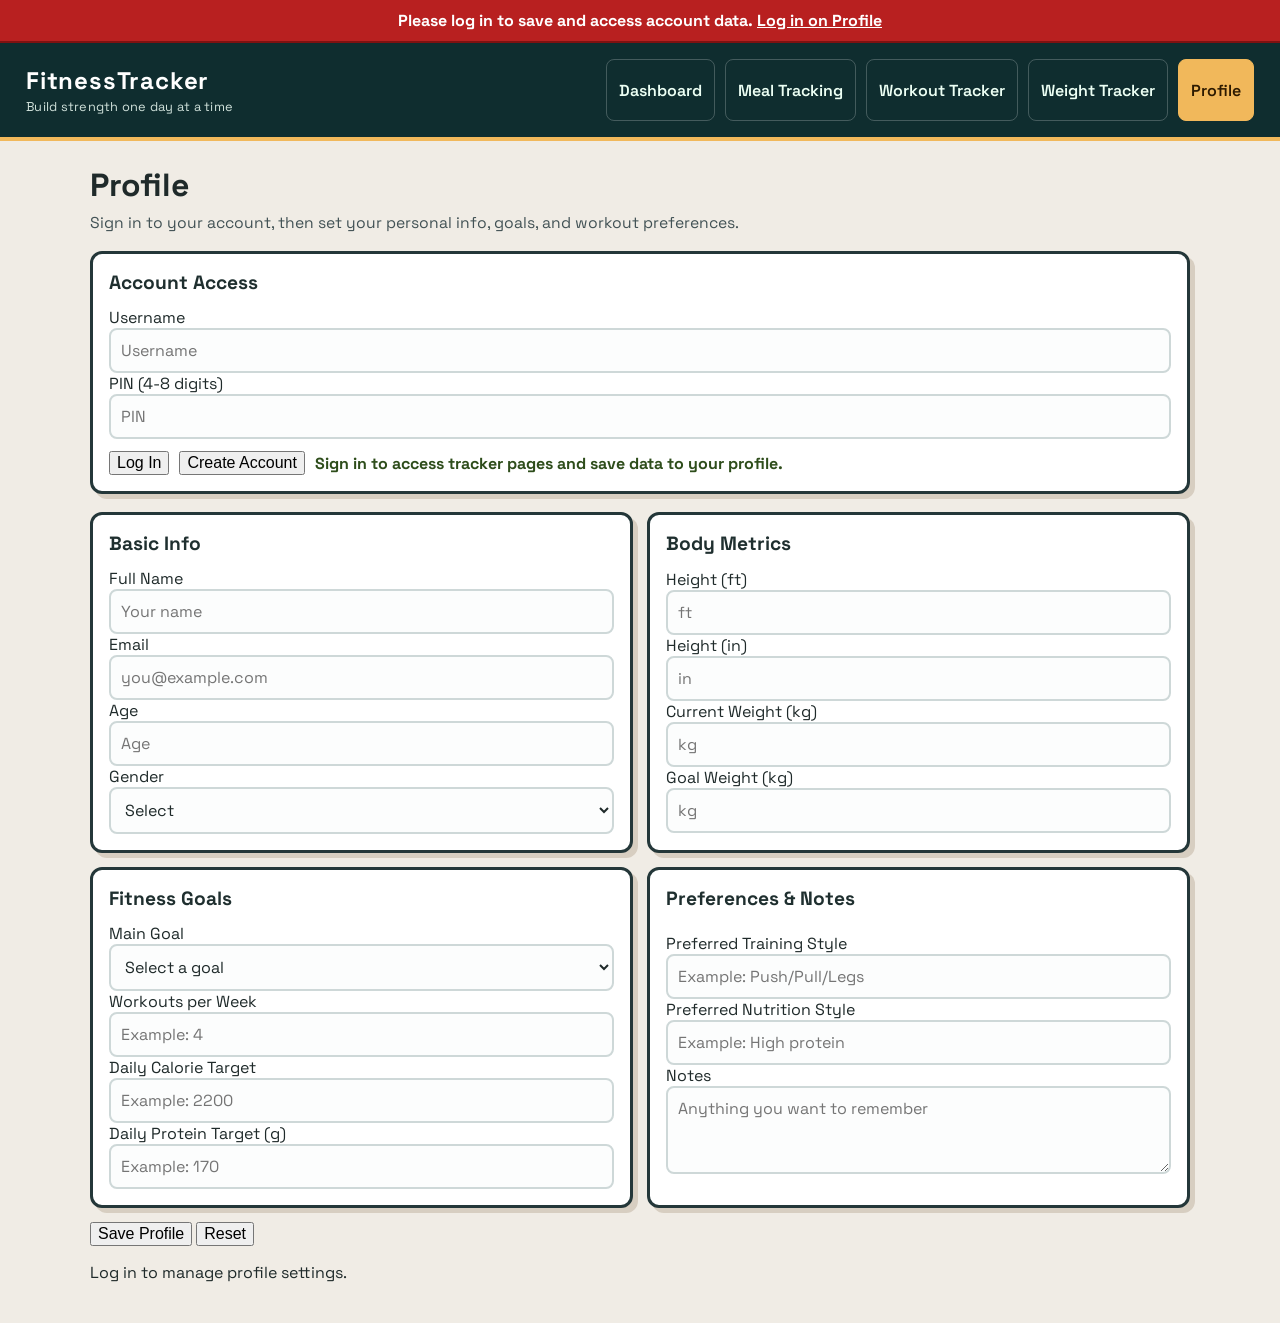
<file: page-5.html>
<!DOCTYPE html>
<html lang="en">
<head>
	<meta charset="UTF-8">
	<meta name="viewport" content="width=device-width, initial-scale=1.0">
	<title>Fitness Tracker - Profile</title>
	<link rel="preconnect" href="https://fonts.googleapis.com">
	<link rel="preconnect" href="https://fonts.gstatic.com" crossorigin>
	<link href="https://fonts.googleapis.com/css2?family=Space+Grotesk:wght@400;500;700&display=swap" rel="stylesheet">
	<link rel="stylesheet" href="css/styles.css">
	<script src="js/auth.js"></script>
</head>
<body>
	<a class="skip-link" href="#main-content">Skip to main content</a>
	<nav class="navbar" aria-label="Primary">
		<div class="brand-block">
			<div class="app-name">FitnessTracker</div>
			<p class="app-tagline">Build strength one day at a time</p>
		</div>
		<ul class="nav-links">
			<li><a href="index.html">Dashboard</a></li>
			<li><a href="page-2.html">Meal Tracking</a></li>
			<li><a href="page-3.html">Workout Tracker</a></li>
			<li><a href="page-4.html">Weight Tracker</a></li>
			<li><a class="active" href="page-5.html" aria-current="page">Profile</a></li>
		</ul>
	</nav>

	<main id="main-content" class="profile-page" tabindex="-1">
		<header class="profile-page-header">
			<h1>Profile</h1>
			<p>Sign in to your account, then set your personal info, goals, and workout preferences.</p>
		</header>

		<section class="profile-auth-card" aria-labelledby="account-title">
			<div class="profile-card-head">
				<h2 id="account-title">Account Access</h2>
			</div>
			<div class="profile-fields profile-two-col">
				<label for="auth-username">Username
					<input id="auth-username" type="text" minlength="3" placeholder="Username" autocomplete="username">
				</label>
				<label for="auth-pin">PIN (4-8 digits)
					<input id="auth-pin" type="password" inputmode="numeric" pattern="[0-9]{4,8}" minlength="4" maxlength="8" placeholder="PIN" autocomplete="current-password">
				</label>
			</div>
			<div class="profile-auth-actions">
				<button id="auth-login-btn" class="profile-btn" type="button">Log In</button>
				<button id="auth-register-btn" class="profile-btn" type="button">Create Account</button>
				<button id="auth-logout-btn" class="profile-btn profile-btn-secondary" type="button" hidden>Log Out</button>
				<p id="auth-status" class="auth-status" aria-live="polite">Sign in to access tracker pages and save data to your profile.</p>
			</div>
		</section>

		<form id="profile-form" class="profile-grid" aria-label="Profile settings form" hidden>
			<section class="profile-card" aria-labelledby="basic-info-title">
				<div class="profile-card-head">
					<h2 id="basic-info-title">Basic Info</h2>
				</div>
				<div class="profile-fields profile-two-col">
					<label for="profile-name">Full Name
						<input id="profile-name" name="profile-name" type="text" placeholder="Your name">
					</label>
					<label for="profile-email">Email
						<input id="profile-email" name="profile-email" type="email" placeholder="you@example.com">
					</label>
					<label for="profile-age">Age
						<input id="profile-age" name="profile-age" type="number" min="1" step="1" placeholder="Age">
					</label>
					<label for="profile-gender">Gender
						<select id="profile-gender" name="profile-gender">
							<option value="">Select</option>
							<option>Male</option>
							<option>Female</option>
							<option>Non-binary</option>
							<option>Prefer not to say</option>
						</select>
					</label>
				</div>
			</section>

			<section class="profile-card" aria-labelledby="body-metrics-title">
				<div class="profile-card-head">
					<h2 id="body-metrics-title">Body Metrics</h2>
				</div>
				<div class="profile-fields profile-four-col">
					<label for="profile-height-feet">Height (ft)
						<input id="profile-height-feet" name="profile-height-feet" type="number" min="0" max="8" step="1" placeholder="ft">
					</label>
					<label for="profile-height-inches">Height (in)
						<input id="profile-height-inches" name="profile-height-inches" type="number" min="0" max="11" step="1" placeholder="in">
					</label>
					<label for="profile-current-weight">Current Weight (kg)
						<input id="profile-current-weight" name="profile-current-weight" type="number" min="1" step="0.1" placeholder="kg">
					</label>
					<label for="profile-goal-weight">Goal Weight (kg)
						<input id="profile-goal-weight" name="profile-goal-weight" type="number" min="1" step="0.1" placeholder="kg">
					</label>
				</div>
			</section>

			<section class="profile-card" aria-labelledby="fitness-goals-title">
				<div class="profile-card-head">
					<h2 id="fitness-goals-title">Fitness Goals</h2>
				</div>
				<div class="profile-fields profile-two-col">
					<label for="profile-main-goal">Main Goal
						<select id="profile-main-goal" name="profile-main-goal">
							<option value="">Select a goal</option>
							<option>Lose Fat</option>
							<option>Build Muscle</option>
							<option>Maintain Weight</option>
							<option>Improve Endurance</option>
							<option>General Fitness</option>
						</select>
					</label>
					<label for="profile-workouts-per-week">Workouts per Week
						<input id="profile-workouts-per-week" name="profile-workouts-per-week" type="number" min="0" max="14" step="1" placeholder="Example: 4">
					</label>
					<label for="profile-calorie-target">Daily Calorie Target
						<input id="profile-calorie-target" name="profile-calorie-target" type="number" min="0" step="1" placeholder="Example: 2200">
					</label>
					<label for="profile-protein-target">Daily Protein Target (g)
						<input id="profile-protein-target" name="profile-protein-target" type="number" min="0" step="1" placeholder="Example: 170">
					</label>
				</div>
			</section>

			<section class="profile-card" aria-labelledby="preferences-title">
				<div class="profile-card-head">
					<h2 id="preferences-title">Preferences & Notes</h2>
				</div>
				<div class="profile-fields">
					<label for="profile-training-style">Preferred Training Style
						<input id="profile-training-style" name="profile-training-style" type="text" placeholder="Example: Push/Pull/Legs">
					</label>
					<label for="profile-diet-style">Preferred Nutrition Style
						<input id="profile-diet-style" name="profile-diet-style" type="text" placeholder="Example: High protein">
					</label>
					<label for="profile-notes">Notes
						<textarea id="profile-notes" name="profile-notes" placeholder="Anything you want to remember"></textarea>
					</label>
				</div>
			</section>

			<section class="profile-actions" aria-label="Profile actions">
				<button id="save-profile-btn" class="profile-btn" type="submit">Save Profile</button>
				<button id="reset-profile-btn" class="profile-btn profile-btn-secondary" type="button">Reset</button>
				<p id="profile-status" class="profile-status" aria-live="polite">Profile not saved yet.</p>
			</section>
		</form>
	</main>

	<script>
		const authUsername = document.getElementById("auth-username");
		const authPin = document.getElementById("auth-pin");
		const authLoginBtn = document.getElementById("auth-login-btn");
		const authRegisterBtn = document.getElementById("auth-register-btn");
		const authLogoutBtn = document.getElementById("auth-logout-btn");
		const authStatus = document.getElementById("auth-status");
		const profileForm = document.getElementById("profile-form");
		const resetProfileBtn = document.getElementById("reset-profile-btn");
		const profileStatus = document.getElementById("profile-status");

		function getProfileStorageKey() {
			return window.FitnessAuth.getUserKey("profile");
		}

		function getRedirectTarget() {
			const params = new URLSearchParams(window.location.search);
			const redirect = params.get("redirect");
			if (!redirect || redirect === "page-5.html") {
				return null;
			}
			return redirect;
		}

		function applyAuthState() {
			const session = window.FitnessAuth.getSession();

			if (!session) {
				profileForm.hidden = true;
				authLogoutBtn.hidden = true;
				authPin.value = "";
				profileStatus.textContent = "Log in to manage profile settings.";
				return;
			}

			profileForm.hidden = false;
			authLogoutBtn.hidden = false;
			authStatus.textContent = `Signed in as ${session.username}.`;
			loadProfile();
		}

		function handleAuthResult(result) {
			authStatus.textContent = result.message;
			if (!result.ok) {
				return;
			}

			applyAuthState();
			const redirect = getRedirectTarget();
			if (redirect) {
				window.location.href = redirect;
			}
		}

		function loadProfile() {
			const profileStorageKey = getProfileStorageKey();
			if (!profileStorageKey) {
				return;
			}

			const saved = localStorage.getItem(profileStorageKey);
			profileForm.reset();
			if (!saved) {
				profileStatus.textContent = "No saved profile yet for this account.";
				return;
			}

			const profileData = JSON.parse(saved);
			Object.entries(profileData).forEach(([key, value]) => {
				const field = profileForm.elements.namedItem(key);
				if (field) {
					field.value = value;
				}
			});

			profileStatus.textContent = "Saved profile loaded.";
		}

		authLoginBtn.addEventListener("click", () => {
			authUsername.setCustomValidity("");
			authPin.setCustomValidity("");

			if (!authUsername.value.trim()) {
				authUsername.setCustomValidity("Enter your username.");
				authUsername.reportValidity();
				return;
			}

			if (!authPin.value.trim()) {
				authPin.setCustomValidity("Enter your PIN.");
				authPin.reportValidity();
				return;
			}

			if (!authPin.checkValidity()) {
				authPin.reportValidity();
				return;
			}

			const result = window.FitnessAuth.loginUser(authUsername.value, authPin.value);
			handleAuthResult(result);
		});

		authRegisterBtn.addEventListener("click", () => {
			authUsername.setCustomValidity("");
			authPin.setCustomValidity("");

			if (!authUsername.value.trim()) {
				authUsername.setCustomValidity("Create a username.");
				authUsername.reportValidity();
				return;
			}

			if (!authPin.value.trim()) {
				authPin.setCustomValidity("Create a PIN (4-8 digits).");
				authPin.reportValidity();
				return;
			}

			if (!authPin.checkValidity()) {
				authPin.reportValidity();
				return;
			}

			const result = window.FitnessAuth.registerUser(authUsername.value, authPin.value);
			handleAuthResult(result);
		});

		authLogoutBtn.addEventListener("click", () => {
			window.FitnessAuth.logout();
			authStatus.textContent = "You have been logged out.";
			applyAuthState();
		});

		profileForm.addEventListener("submit", (event) => {
			event.preventDefault();

			const profileStorageKey = getProfileStorageKey();
			if (!profileStorageKey) {
				profileStatus.textContent = "Log in before saving profile data.";
				return;
			}

			if (!profileForm.reportValidity()) {
				profileStatus.textContent = "Fix highlighted fields before saving.";
				return;
			}

			const formData = new FormData(profileForm);
			const profileData = {};
			for (const [key, value] of formData.entries()) {
				profileData[key] = value;
			}

			localStorage.setItem(profileStorageKey, JSON.stringify(profileData));
			profileStatus.textContent = "Profile saved.";
		});

		resetProfileBtn.addEventListener("click", () => {
			const profileStorageKey = getProfileStorageKey();
			if (!profileStorageKey) {
				profileStatus.textContent = "Log in before resetting profile data.";
				return;
			}

			profileForm.reset();
			localStorage.removeItem(profileStorageKey);
			profileStatus.textContent = "Profile reset.";
		});

		if (new URLSearchParams(window.location.search).get("auth") === "required") {
			authStatus.textContent = "Log in to continue to tracker pages.";
		}

		applyAuthState();
	</script>
	<script src="js/validation.js"></script>
</body>
</html>
</file>
<file: css/styles.css>
/* GLOBAL STYLES */
body {
	margin: 0;
	font-family: "Space Grotesk", "Segoe UI", sans-serif;
	background: #f0ece5;
	color: #1f2a2a;
	min-height: 100vh;
}

input, select, textarea, button {
	font-size: 16px;
}

a:focus-visible, button:focus-visible, input:focus-visible, select:focus-visible, textarea:focus-visible {
	outline: 3px solid #1d6fa5;
	outline-offset: 2px;
}

/* NAVIGATION */
.navbar {
	display: flex;
	justify-content: space-between;
	align-items: center;
	padding: 16px 26px;
	background: #0f2d2f;
	color: #ffffff;
	border-bottom: 4px solid #f1b85b;
}

.brand-block {
	display: flex;
	flex-direction: column;
	gap: 2px;
}

.app-name {
	font-size: 1.5rem;
	font-weight: 700;
	letter-spacing: 0.8px;
}

.app-tagline {
	margin: 0;
	font-size: 0.8rem;
	letter-spacing: 0.25px;
	color: rgba(240, 255, 247, 0.86);
}

.nav-links {
	display: flex;
	gap: 10px;
	list-style: none;
	margin: 0;
	padding: 0;
}

.nav-links a {
	color: #ecfff4;
	text-decoration: none;
	font-weight: 600;
	padding: 8px 12px;
	display: inline-flex;
	align-items: center;
	min-height: 44px;
	border-radius: 8px;
	border: 1px solid rgba(255, 255, 255, 0.22);
	transition: background-color 0.18s ease, transform 0.18s ease;
}

.nav-links a:hover {
	background-color: rgba(255, 255, 255, 0.12);
	transform: translateY(-1px);
}

.nav-links a.active {
	background: #f1b85b;
	border-color: #f1b85b;
	color: #2d1a00;
}

/* UTILITIES */
.skip-link {
	position: absolute;
	left: 12px;
	top: -48px;
	background: #ffffff;
	color: #0f2d2f;
	padding: 10px 12px;
	border-radius: 8px;
	border: 2px solid #0f2d2f;
	font-weight: 700;
	text-decoration: none;
	z-index: 1000;
}

.skip-link:focus {
	top: 12px;
}

.auth-warning-banner {
	background: #b82020;
	color: #ffffff;
	border-bottom: 2px solid #7f1111;
	padding: 10px 16px;
	font-weight: 700;
	text-align: center;
}

.auth-warning-banner a {
	color: #ffffff;
	text-decoration: underline;
}

/* DASHBOARD - Header & Layout */
.board-header {
	display: flex;
	justify-content: space-between;
	align-items: center;
	padding: 20px 26px 8px;
}

.board-header h1 {
	margin: 0;
	font-size: 2rem;
	letter-spacing: 0.3px;
}

.board-header p {
	margin: 0;
	background: #ffe5bb;
	border: 2px solid #e8b05a;
	padding: 8px 10px;
	border-radius: 8px;
	font-weight: 700;
}

.dashboard, .dashboard-scroll {
	display: grid;
	grid-template-columns: 1.15fr 0.9fr 1fr;
	gap: 16px;
	padding: 12px 26px 32px;
	min-width: 1060px;
}

.dashboard-scroll {
	overflow-x: auto;
	padding-bottom: 8px;
	grid-template-columns: none;
	min-width: 100%;
}

.dashboard {
	grid-template-columns: 1.15fr 0.9fr 1fr;
}

/* PANELS (Generic containers) */
.panel {
	background: #ffffff;
	border: 3px solid #243739;
	border-radius: 12px;
	padding: 18px;
	box-shadow: 6px 6px 0 #d7cec1;
	display: flex;
	flex-direction: column;
}

.panel-header h1, .panel-header h2 {
	margin: 0;
	font-size: 1.25rem;
}

.panel-header p {
	margin: 6px 0 0;
	color: #4b5a5a;
	font-size: 0.95rem;
}

.calendar-panel {
	background: #f8fffb;
}

.actions-panel {
	background: #fff8ef;
	justify-content: flex-start;
}

.plan-panel {
	background: #f8f6ff;
}

.history-panel {
	grid-column: 1 / -1;
	background: #f0fff8;
	max-width: 100%;
}

/* CALENDAR */
.calendar-toolbar {
	display: flex;
	justify-content: space-between;
	align-items: center;
	margin: 16px 0 12px;
}

.calendar-toolbar h2 {
	margin: 0;
	font-size: 1.05rem;
	font-weight: 700;
}

.calendar-shell {
	padding: 0;
	border-radius: 10px;
	border: 2px solid #c9ddd1;
	background: #ffffff;
	overflow: hidden;
}

.calendar-grid {
	display: grid;
	grid-template-columns: repeat(7, minmax(44px, 1fr));
	gap: 0;
}

.weekdays-grid {
	background: #edf5f1;
	border-bottom: 2px solid #d3e3dc;
}

.day-name {
	font-size: 0.82rem;
	font-weight: 700;
	text-align: center;
	color: #2f4b4b;
	padding: 9px 0;
	letter-spacing: 0.1px;
}

.calendar-cell {
	padding: 0;
	text-align: center;
	background: #ffffff;
	font-weight: 600;
	border-right: 1px solid #d6e4dc;
	border-bottom: 1px solid #d6e4dc;
	min-height: 48px;
	display: flex;
	align-items: center;
	justify-content: center;
	cursor: pointer;
	transition: background 0.15s ease;
}

.calendar-cell:hover {
	background: #ecf6f0;
}

.calendar-cell.today {
	background: #f1b85b;
	color: #2d1a00;
	box-shadow: inset 0 0 0 2px #d39839;
	font-weight: 700;
}

.calendar-cell.selected {
	background: #c9e4db;
	color: #1f2a2a;
	box-shadow: inset 0 0 0 2px #7fa49e;
	font-weight: 700;
}

.calendar-cell.empty {
	background: #f8fbf9;
	color: transparent;
}

.days-grid .calendar-cell:nth-child(7n) {
	border-right: none;
}

/* ACTION/TRACKING BUTTONS */
.action-stack {
	display: flex;
	flex-direction: column;
	gap: 12px;
	margin-top: 20px;
}

.action-btn, .small-btn {
	border: 2px solid #243739;
	padding: 14px;
	min-height: 44px;
	border-radius: 10px;
	font-size: 1rem;
	font-weight: 700;
	color: #1f2f2f;
	cursor: pointer;
	text-align: left;
	transition: transform 0.15s ease, background-color 0.15s ease;
}

.action-btn {
	background: #ffffff;
}

.action-btn:hover {
	transform: translateY(-2px);
	background: #fff2df;
}

.small-btn {
	background: #ffffff;
	padding: 7px 12px;
	font-size: 0.9rem;
	width: fit-content;
	border-color: #1f3536;
	color: #1f3536;
	text-align: center;
	display: inline-flex;
	align-items: center;
}

.small-btn:hover {
	background: #ecf3f3;
}

.status {
	margin-top: 16px;
	font-weight: 700;
	color: #2a3f3e;
	background: #f4ecd8;
	border: 2px solid #e3d2ac;
	padding: 10px 12px;
	border-radius: 10px;
}

/* PLAN & HISTORY TABS */
.plan-tabs, .history-tabs {
	display: flex;
	gap: 8px;
	margin-top: 16px;
	border-bottom: 2px solid #d4cae6;
}

.plan-tab-btn, .history-tab-btn {
	padding: 10px 16px;
	background: inherit;
	border: none;
	border-bottom: 3px solid transparent;
	color: #4f4a6a;
	font-weight: 600;
	cursor: pointer;
	font-size: 0.95rem;
	transition: all 0.2s ease;
	border-radius: 8px 8px 0 0;
}

.plan-tab-btn:hover, .history-tab-btn:hover {
	background: #efe9ff;
	color: #3a3453;
}

.plan-tab-btn.active, .history-tab-btn.active {
	background: #ffffff;
	color: #1f2a2a;
}

.plan-tab-btn.active {
	border-bottom-color: #9d8db5;
}

.history-tab-btn.active {
	border-bottom-color: #5cc08f;
	color: #1f2a2a;
}

.history-tabs {
	border-bottom-color: #b5e8d8;
}

.plan-tab-content, .history-tab-content {
	display: none;
	margin-top: 12px;
}

.plan-tab-content.active, .history-tab-content.active {
	display: block;
}

.plan-content-box, .history-content-box {
	min-height: 180px;
	background: #ffffff;
	border: 2px solid #d4cae6;
	border-radius: 10px;
	padding: 16px;
	display: flex;
	align-items: flex-start;
	flex-direction: column;
}

.history-content-box {
	border-color: #b5e8d8;
	min-height: 200px;
}

.plan-content-box p, .history-content-box p {
	margin: 0 0 12px 0;
	color: #4f4a6a;
	font-weight: 600;
}

.history-content-box p {
	color: #2f5a50;
}

.plan-weighin-box {
	display: grid;
	grid-template-columns: 1fr 1fr;
	gap: 16px;
	margin-top: 12px;
}

.weighin-slot {
	background: #ffffff;
	border: 2px solid #d4cae6;
	border-radius: 10px;
	padding: 16px;
	min-height: 150px;
	display: flex;
	flex-direction: column;
	justify-content: flex-start;
}

.weighin-slot h4 {
	margin: 0 0 12px 0;
	color: #1f2a2a;
	font-size: 1rem;
	font-weight: 700;
}

.weighin-slot p {
	margin: 0;
	color: #4f4a6a;
	font-weight: 600;
}

.history-data-display {
	display: grid;
	gap: 12px;
	width: 100%;
}

.history-item {
	background: #f8fffb;
	border: 1px solid #ddeee7;
	border-radius: 8px;
	padding: 12px;
	font-size: 0.9rem;
	color: #2f4b4b;
}

.history-item strong {
	color: #1f2a2a;
}

/* FORM CONTROLS */
.meal-page, .workout-page {
	max-width: 1200px;
	margin: 0 auto;
	padding: 24px;
}

.meal-page-header, .workout-page-header, .bmi-page-header {
	margin-bottom: 24px;
}

.meal-page-header h1, .workout-page-header h1, .bmi-page-header h1 {
	margin: 0;
	font-size: 2rem;
}

.meal-page-header p, .workout-page-header p, .bmi-page-header p {
	margin: 8px 0 0;
	font-size: 0.98rem;
	color: #425255;
}

.meal-meta, .workout-meta {
	display: grid;
	gap: 8px;
	margin-bottom: 24px;
	padding: 16px;
	background: #f9f9f9;
	border-radius: 8px;
	border: 1px solid #e5e7eb;
}

.meal-meta label, .workout-meta label {
	font-weight: 700;
	color: #324647;
	margin-bottom: 4px;
}

.meal-meta input, .workout-meta input {
	padding: 10px;
	border: 2px solid #ced8d8;
	border-radius: 8px;
	background: #fcfdfd;
	color: #1f2a2a;
}

.date-help {
	font-size: 0.85rem;
	color: #666;
	margin: -6px 0 0;
}

/* MEAL/WORKOUT CARDS */
.meal-form, .workout-form {
	display: grid;
	gap: 16px;
	margin-bottom: 24px;
}

.meal-card, .workout-card {
	background: #ffffff;
	border: 2px solid #e5e7eb;
	border-radius: 10px;
	padding: 16px;
}

.meal-card-head, .workout-card-head {
	display: flex;
	justify-content: space-between;
	align-items: center;
	margin-bottom: 12px;
}

.meal-card-head h2, .workout-card-head h2, .meal-card-head h3, .workout-card-head h3 {
	margin: 0;
	color: #1f2a2a;
	font-size: 1.1rem;
}

.meal-card label, .workout-card label {
	display: grid;
	gap: 6px;
	font-weight: 700;
	color: #324647;
	font-size: 0.95rem;
	margin-bottom: 8px;
}

.meal-card textarea, .meal-card input, .workout-card textarea, .workout-card input {
	padding: 10px;
	border: 2px solid #ced8d8;
	border-radius: 8px;
	background: #fcfdfd;
	color: #1f2a2a;
	font-family: inherit;
}

.macro-grid, .workout-grid {
	display: grid;
	grid-template-columns: repeat(2, 1fr);
	gap: 10px;
	margin-top: 12px;
}

.macro-grid label, .workout-grid label {
	display: grid;
	gap: 6px;
	margin: 0;
}

.add-extra-btn, .add-workout-extra-btn, .remove-extra-btn, .remove-workout-extra-btn {
	border: 2px solid #1f3536;
	background: #ffffff;
	padding: 8px 12px;
	border-radius: 8px;
	font-weight: 700;
	cursor: pointer;
	font-size: 0.9rem;
	transition: background 0.15s ease;
}

.add-extra-btn:hover, .add-workout-extra-btn:hover {
	background: #f0f0f0;
}

.remove-extra-btn:hover, .remove-workout-extra-btn:hover {
	background: #ffe8e8;
}

.meal-extras, .workout-extras {
	background: #f9f9f9;
	border: 2px solid #e5e7eb;
	border-radius: 10px;
	padding: 16px;
}

.extras-note, .workout-extras-note {
	color: #666;
	font-size: 0.9rem;
	margin: 8px 0 12px;
}

.extras-container, .workout-extras-container {
	display: grid;
	gap: 12px;
}

.extra-card, .workout-extra-card {
	background: #ffffff;
	border: 1px solid #e5e7eb;
	border-radius: 8px;
	padding: 12px;
}

/* FORM ACTIONS */
.form-actions {
	display: flex;
	justify-content: center;
	gap: 12px;
	margin-top: 24px;
	padding: 20px 0;
}

.submit-btn {
	border: 2px solid #243739;
	border-radius: 10px;
	padding: 12px 28px;
	font: inherit;
	font-weight: 700;
	font-size: 1rem;
	cursor: pointer;
	background: #f1b85b;
	color: #2d1a00;
	min-height: 44px;
	transition: transform 0.15s ease, background-color 0.15s ease;
}

.submit-btn:hover {
	background: #e8ad47;
	transform: translateY(-2px);
}

/* BMI PAGE */
.bmi-page {
	max-width: 1200px;
	margin: 0 auto;
	padding: 24px;
	display: grid;
	gap: 18px;
}

.bmi-grid {
	display: grid;
	grid-template-columns: 1fr 1fr;
	gap: 24px;
}

.bmi-card {
	background: #ffffff;
	border: 2px solid #e5e7eb;
	border-radius: 10px;
	padding: 16px;
}

.bmi-card-head {
	margin-bottom: 16px;
}

.bmi-card-head h2 {
	margin: 0;
	font-size: 1.25rem;
	color: #1f2a2a;
}

.bmi-form-grid, .weight-log-form {
	display: grid;
	grid-template-columns: repeat(2, minmax(140px, 1fr));
	gap: 10px;
}

.height-input-group {
	display: grid;
	grid-template-columns: 1fr 1fr;
	gap: 10px;
	grid-column: 1 / -1;
}

.bmi-form-grid label, .weight-log-form label, .height-input-group label {
	display: grid;
	gap: 6px;
	font-weight: 700;
	color: #324647;
	font-size: 0.95rem;
}

.height-input-group label {
	margin: 0;
}

.bmi-form-grid select, .bmi-form-grid input, .weight-log-form input, .weight-log-form select {
	font: inherit;
	padding: 10px;
	border-radius: 8px;
	border: 2px solid #ced8d8;
	background: #fcfdfd;
	color: #1f2a2a;
}

.bmi-form-grid select:focus, .bmi-form-grid input:focus, .weight-log-form input:focus, .weight-log-form select:focus {
	outline: none;
	border-color: #e18a5e;
	box-shadow: 0 0 0 3px rgba(225, 138, 94, 0.2);
}

.bmi-action-btn {
	border: 2px solid #7a3b1c;
	border-radius: 9px;
	padding: 10px 12px;
	font: inherit;
	font-weight: 700;
	cursor: pointer;
	background: #ffffff;
	color: #7a3b1c;
	width: fit-content;
	transition: background 0.15s ease;
}

.bmi-action-btn:hover {
	background: #ffefe7;
}

.bmi-result {
	margin-top: 16px;
	padding: 12px;
	background: #f9f9f9;
	border: 1px solid #e5e7eb;
	border-radius: 8px;
}

.bmi-value, .bmi-category {
	margin: 0;
	color: #1f2a2a;
	font-weight: 600;
}

.weight-table-wrap {
	margin-top: 16px;
	overflow-x: auto;
}

.weight-table {
	width: 100%;
	border-collapse: collapse;
	font-size: 0.9rem;
}

.weight-table thead {
	background: #f5f5f5;
}

.weight-table th, .weight-table td {
	padding: 10px;
	text-align: left;
	border-bottom: 1px solid #e5e7eb;
}

.weight-table th {
	font-weight: 700;
	color: #324647;
}

.remove-log-btn {
	border: 1px solid #9b3f3f;
	border-radius: 7px;
	padding: 6px 8px;
	font: inherit;
	font-size: 0.86rem;
	font-weight: 700;
	cursor: pointer;
	background: #fff;
	color: #9b3f3f;
	transition: background 0.15s ease;
}

.remove-log-btn:hover {
	background: #ffeceb;
}

/* PROFILE PAGE */
.profile-page {
	max-width: 1100px;
	margin: 0 auto;
	padding: 24px;
	display: grid;
	gap: 18px;
}

.profile-page-header h1 {
	margin: 0;
	font-size: 2rem;
}

.profile-page-header p {
	margin: 8px 0 0;
	font-size: 0.98rem;
	color: #425255;
}

.profile-auth-card, .profile-card {
	background: #ffffff;
	border: 3px solid #243739;
	border-radius: 12px;
	padding: 16px;
	box-shadow: 5px 5px 0 #d7cec1;
	display: grid;
	gap: 12px;
}

.profile-auth-actions {
	display: flex;
	gap: 10px;
	align-items: center;
	flex-wrap: wrap;
}

.auth-status {
	margin: 0;
	font-weight: 700;
	color: #2e4d1b;
}

.profile-grid {
	display: grid;
	grid-template-columns: repeat(2, minmax(0, 1fr));
	gap: 14px;
}

.profile-card-head h2 {
	margin: 0;
	font-size: 1.2rem;
	color: #1f2f2f;
}

.profile-form {
	display: grid;
	gap: 12px;
}

.profile-form label {
	display: grid;
	gap: 6px;
	font-weight: 700;
	color: #324647;
}

.profile-form input {
	padding: 10px;
	border: 2px solid #ced8d8;
	border-radius: 8px;
	background: #fcfdfd;
	color: #1f2a2a;
}

.profile-form input:focus {
	outline: none;
	border-color: #e18a5e;
	box-shadow: 0 0 0 3px rgba(225, 138, 94, 0.2);
}

@@ .profile-fields {
@@     display: grid;
@@     gap: 10px;
@@ }
@@
@@ .profile-two-col {
@@     grid-template-columns: repeat(2, minmax(130px, 1fr));
@@ }
@@
@@ .profile-three-col {
@@     grid-template-columns: repeat(3, minmax(0, 1fr));
@@ }
@@
@@ .profile-four-col {
@@     grid-template-columns: repeat(4, minmax(0, 1fr));
@@ }
@@
.profile-fields label {
	display: grid;
	gap: 6px;
	font-weight: 700;
	color: #324647;
	font-size: 0.95rem;
}

.profile-fields input,
.profile-fields select,
.profile-fields textarea {
	font: inherit;
	padding: 10px;
	width: 100%;
	box-sizing: border-box;
	border-radius: 8px;
	border: 2px solid #ced8d8;
	background: #fcfdfd;
	color: #1f2a2a;
}

.profile-fields textarea {
	resize: vertical;
	min-height: 88px;
}

.profile-fields input:focus,
.profile-fields select:focus,
.profile-fields textarea:focus {
	outline: none;
	border-color: #e18a5e;
	box-shadow: 0 0 0 3px rgba(225, 138, 94, 0.2);
}
@@
@@ .profile-actions {
@@     grid-column: 1 / -1;
@@     background: #f4faee;
@@     border: 2px solid #bfd6a7;
@@     border-radius: 12px;
@@     padding: 14px;
@@     display: flex;
@@     gap: 10px;
@@     align-items: center;
@@     flex-wrap: wrap;
@@ }
@@
@@ .profile-btn {
@@     border: 2px solid #3d5f20;
@@     border-radius: 9px;
@@     padding: 9px 12px;
@@     font: inherit;
@@     font-weight: 700;
@@     cursor: pointer;
@@     background: #ffffff;
@@     color: #3d5f20;
@@     transition: background 0.15s ease;
@@ }
@@
@@ .profile-btn:hover {
@@     background: #edf6e3;
@@ }
@@
@@ .profile-btn-secondary {
@@     border-color: #6b5050;
@@     color: #6b5050;
@@ }
@@
@@ .profile-btn-secondary:hover {
@@     background: #f9eeee;
@@ }
@@
@@ .profile-status {
@@     margin: 0;
@@     font-weight: 700;
@@     color: #2e4d1b;
@@     padding: 8px 0;
@@ }

.profile-btn:hover, .form-btn:hover {
	background: #f0f0f0;
}

.profile-btn.success {
	background: #2e4d1b;
	color: #ffffff;
	border-color: #2e4d1b;
}

/* RESPONSIVE */
@media (max-width: 1100px) {
	.dashboard, .bmi-grid {
		grid-template-columns: 1fr;
	}
	
	.dashboard-scroll {
		overflow-x: visible;
		min-width: 100%;
	}
	
	.profile-grid {
		grid-template-columns: 1fr;
	}
	
	.meal-meta, .workout-meta {
		grid-template-columns: 1fr 1fr;
	}
}

@media (max-width: 780px) {
	.navbar {
		flex-direction: column;
		align-items: flex-start;
		gap: 10px;
	}
	
	.board-header {
		flex-direction: column;
		align-items: flex-start;
		gap: 8px;
	}
	
	.nav-links {
		flex-wrap: wrap;
	}
	
	.panel {
		padding: 14px;
	}
	
	.meal-page, .workout-page, .bmi-page, .profile-page {
		padding: 16px;
	}
	
	.bmi-form-grid, .weight-log-form, .macro-grid, .workout-grid {
		grid-template-columns: 1fr;
	}
	
	.dashboard {
		grid-template-columns: 1fr;
		min-width: 100%;
	}
}

@media (prefers-reduced-motion: reduce) {
	*, *::before, *::after {
		animation-duration: 0.01ms !important;
		animation-iteration-count: 1 !important;
		transition-duration: 0.01ms !important;
		scroll-behavior: auto !important;
	}
}
</file>
